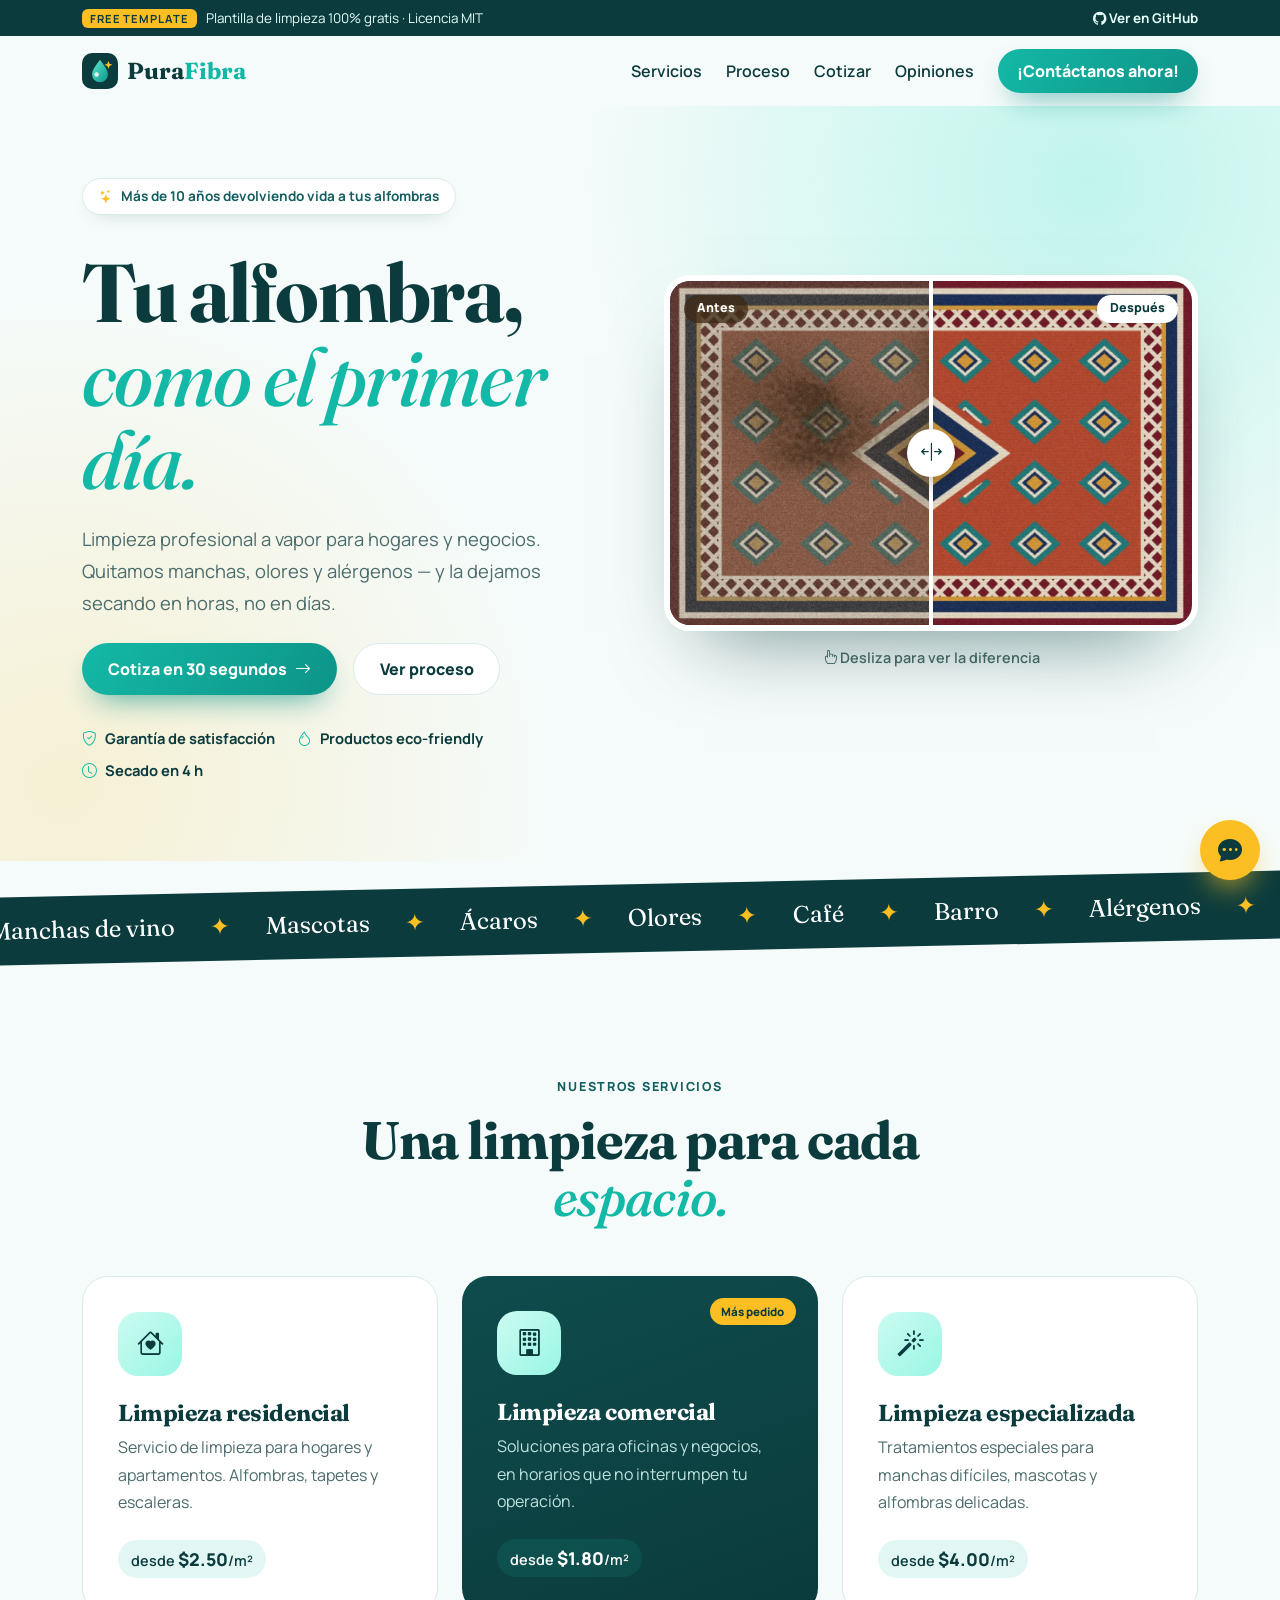
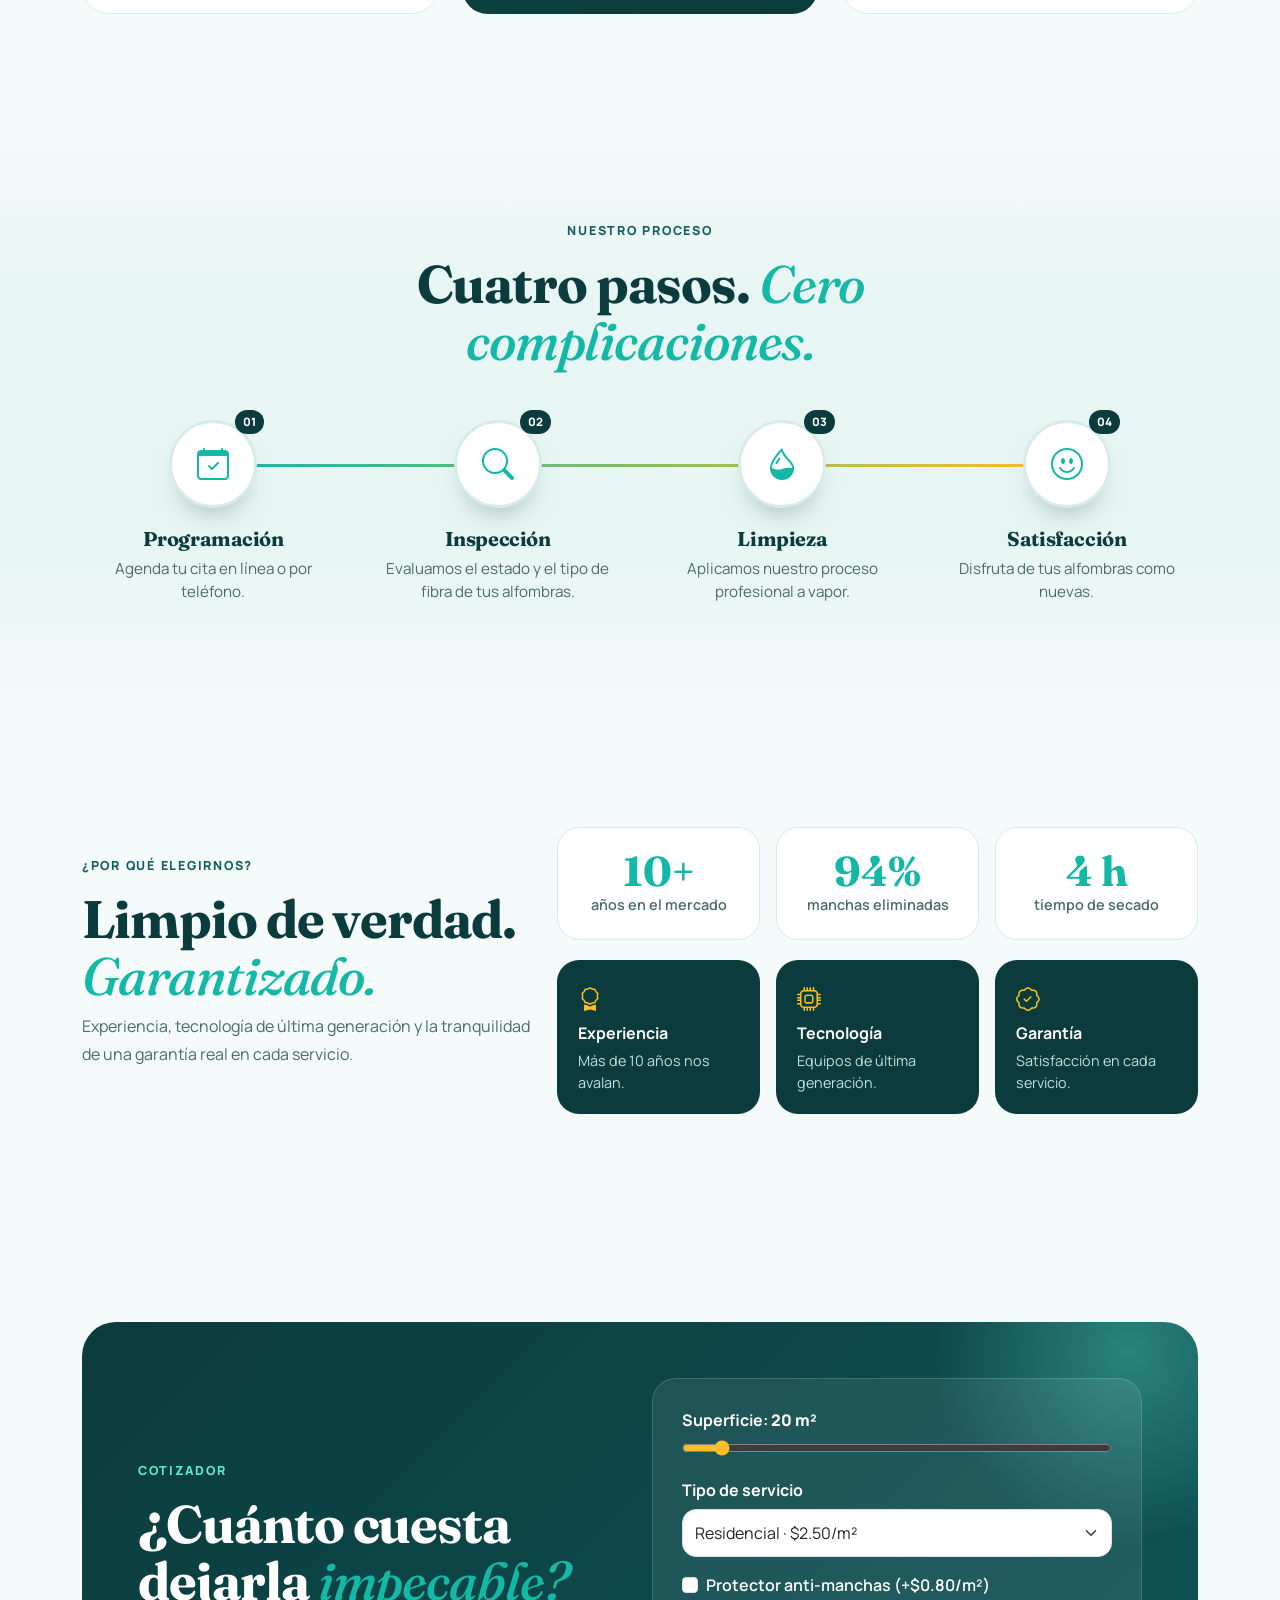
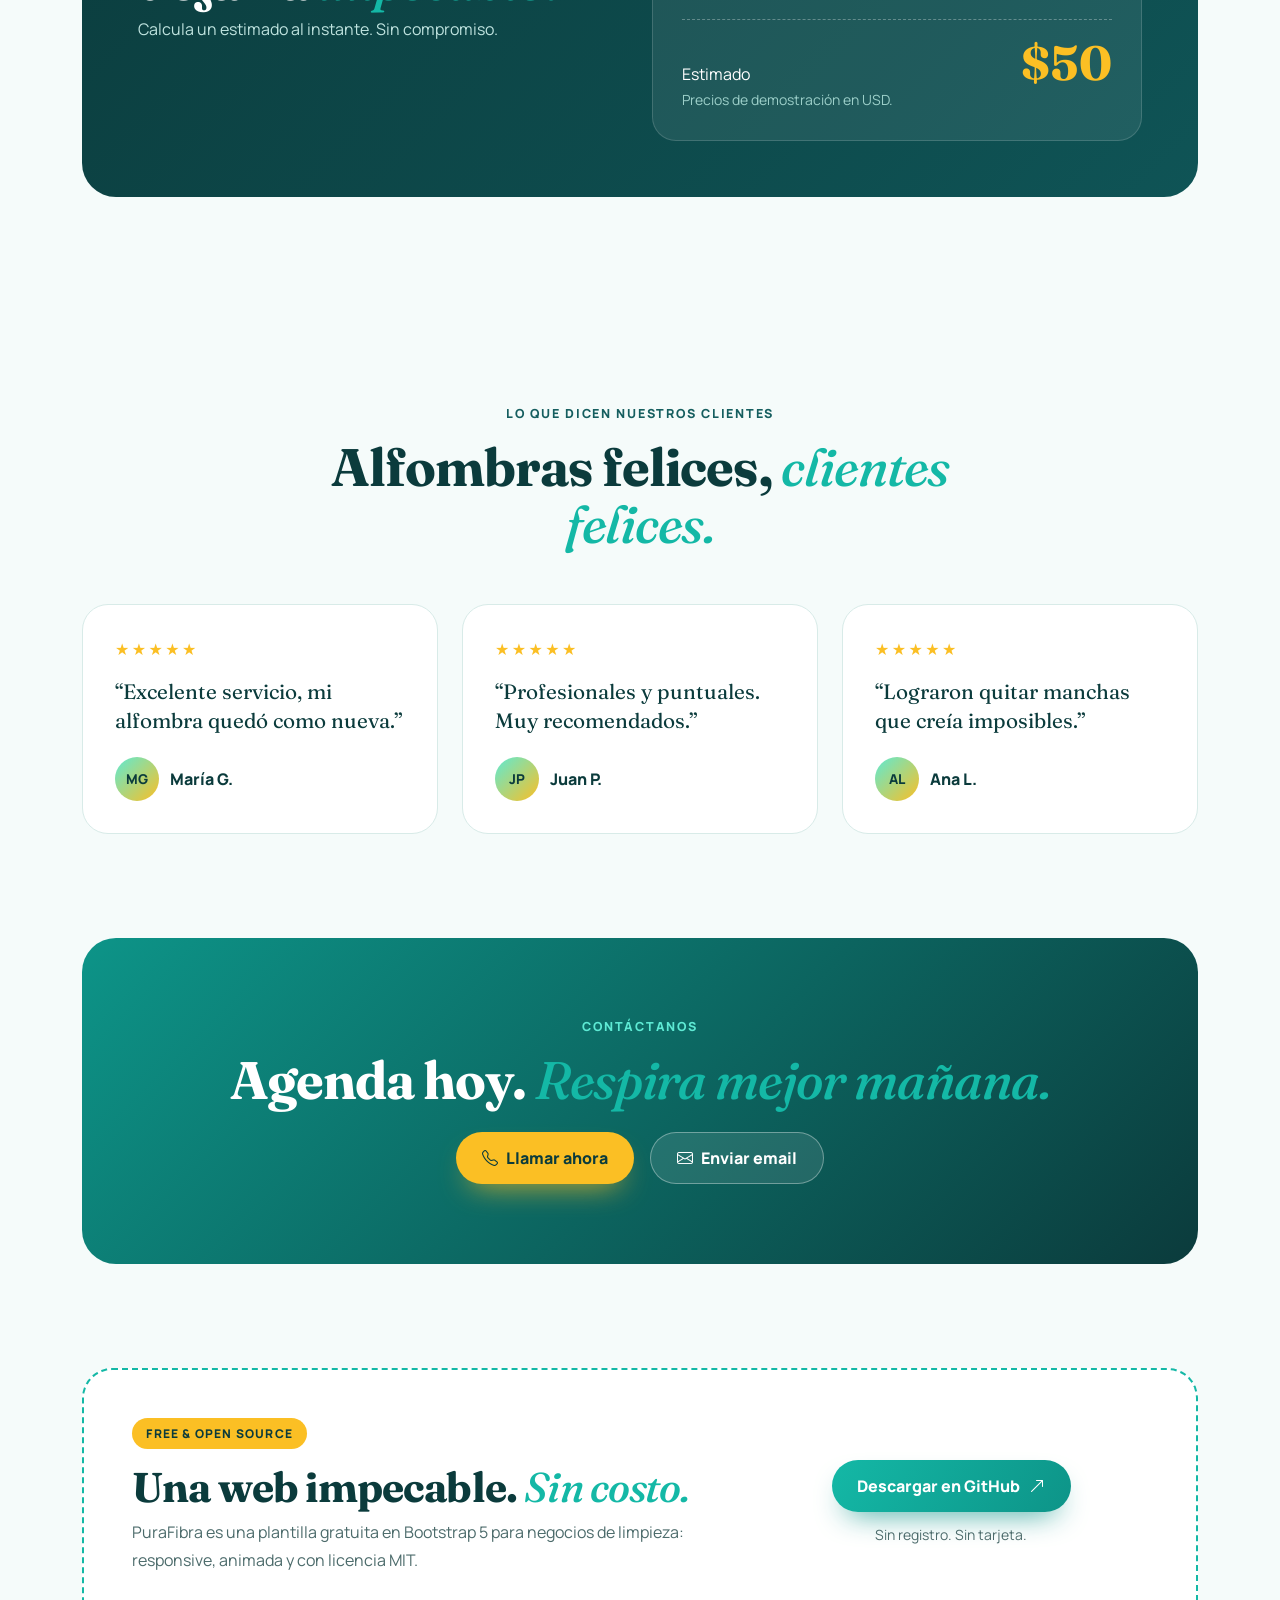
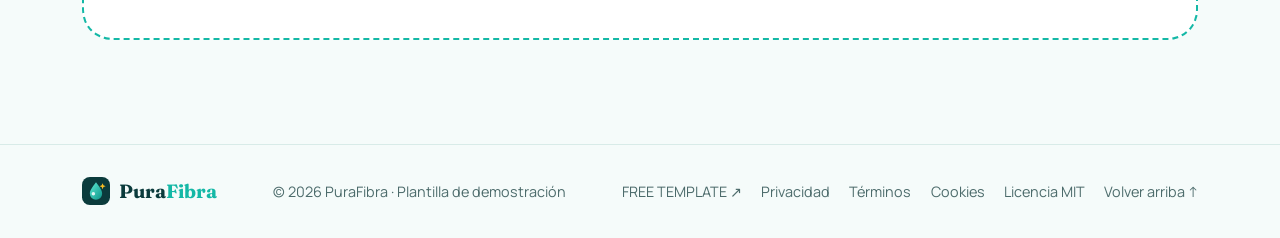
<file: index.html>
<!DOCTYPE html>
<html lang="es">
<head>
  <meta charset="UTF-8">
  <meta name="viewport" content="width=device-width, initial-scale=1.0">
  <title>PuraFibra — Limpieza de alfombras profesional · Free template</title>
  <meta name="description" content="Plantilla gratuita en Bootstrap 5 para servicios de limpieza de alfombras: antes/después, proceso, cotizador y contacto. Licencia MIT.">
  <meta name="theme-color" content="#0b3b3c">
  <meta property="og:title" content="PuraFibra — Free cleaning template">
  <meta property="og:description" content="Plantilla gratuita en Bootstrap 5 para limpieza de alfombras.">
  <meta property="og:image" content="assets/og-image.jpg">
  <link rel="icon" href="favicon.svg" type="image/svg+xml">
  <link rel="preconnect" href="https://fonts.googleapis.com">
  <link rel="preconnect" href="https://fonts.gstatic.com" crossorigin>
  <link href="https://fonts.googleapis.com/css2?family=Fraunces:opsz,wght@9..144,500;9..144,700&family=Manrope:wght@400;500;600;700;800&display=swap" rel="stylesheet">
  <link href="https://cdn.jsdelivr.net/npm/bootstrap@5.3.3/dist/css/bootstrap.min.css" rel="stylesheet">
  <link href="https://cdn.jsdelivr.net/npm/bootstrap-icons@1.11.3/font/bootstrap-icons.min.css" rel="stylesheet">
  <link href="styles.css" rel="stylesheet">
</head>
<body id="top">
  <a class="skip" href="#main">Saltar al contenido</a>

  <div class="free-bar">
    <div class="container">
      <span><b>FREE TEMPLATE</b> Plantilla de limpieza 100% gratis <span class="license">· Licencia MIT</span></span>
      <a href="https://github.com/EduGuate/CleaningTema" target="_blank" rel="noopener noreferrer"><i class="bi bi-github"></i> Ver en GitHub</a>
    </div>
  </div>

  <header class="site-nav">
    <nav class="navbar navbar-expand-lg" aria-label="Principal">
      <div class="container">
        <a class="brand" href="#top"><img src="favicon.svg" alt="" width="36" height="36"> <b>Pura<span>Fibra</span></b></a>
        <button class="navbar-toggler" type="button" data-bs-toggle="collapse" data-bs-target="#menu" aria-controls="menu" aria-expanded="false" aria-label="Abrir menú"><i class="bi bi-list"></i></button>
        <div class="collapse navbar-collapse" id="menu">
          <ul class="navbar-nav ms-auto align-items-lg-center gap-lg-2">
            <li class="nav-item"><a class="nav-link" href="#services">Servicios</a></li>
            <li class="nav-item"><a class="nav-link" href="#process">Proceso</a></li>
            <li class="nav-item"><a class="nav-link" href="#quote">Cotizar</a></li>
            <li class="nav-item"><a class="nav-link" href="#testimonials">Opiniones</a></li>
            <li class="nav-item ms-lg-2"><a class="btn-main btn-sm-main" href="#contact">¡Contáctanos ahora!</a></li>
          </ul>
        </div>
      </div>
    </nav>
  </header>

  <main id="main">
    <!-- HERO -->
    <section class="hero">
      <div class="bubbles" aria-hidden="true"></div>
      <div class="container">
        <div class="row align-items-center g-4 g-lg-5">
          <div class="col-lg-6 hero-copy">
            <p class="pill"><i class="bi bi-stars"></i> Más de 10 años devolviendo vida a tus alfombras</p>
            <h1>Tu alfombra,<br><em>como el primer día.</em></h1>
            <p class="lead-text">Limpieza profesional a vapor para hogares y negocios. Quitamos manchas, olores y alérgenos — y la dejamos secando en horas, no en días.</p>
            <div class="d-flex flex-wrap gap-3 mt-4">
              <a class="btn-main" href="#quote">Cotiza en 30 segundos <i class="bi bi-arrow-right"></i></a>
              <a class="btn-soft" href="#process">Ver proceso</a>
            </div>
            <ul class="hero-trust">
              <li><i class="bi bi-shield-check"></i> Garantía de satisfacción</li>
              <li><i class="bi bi-droplet"></i> Productos eco-friendly</li>
              <li><i class="bi bi-clock"></i> Secado en 4 h</li>
            </ul>
          </div>
          <div class="col-lg-6">
            <figure class="compare" id="compare" style="--pos:50%">
              <img src="assets/rug-clean.webp" alt="Alfombra con patrón geométrico después de la limpieza, colores vivos" width="1200" height="800">
              <div class="compare-dirty"><img src="assets/rug-dirty.webp" alt="La misma alfombra antes de la limpieza, apagada y con manchas" width="1200" height="800"></div>
              <span class="tag tag-before">Antes</span><span class="tag tag-after">Después</span>
              <div class="compare-handle" aria-hidden="true"><i class="bi bi-arrows-expand-vertical"></i></div>
              <label class="visually-hidden" for="compare-range">Comparar antes y después</label>
              <input id="compare-range" type="range" min="0" max="100" value="50">
            </figure>
            <p class="compare-hint"><i class="bi bi-hand-index"></i> Desliza para ver la diferencia</p>
          </div>
        </div>
      </div>
    </section>

    <div class="ticker-wrap"><div class="ticker" aria-hidden="true">
      <div class="ticker-track">
        <span>Manchas de vino</span><span>Mascotas</span><span>Ácaros</span><span>Olores</span><span>Café</span><span>Barro</span><span>Alérgenos</span>
        <span>Manchas de vino</span><span>Mascotas</span><span>Ácaros</span><span>Olores</span><span>Café</span><span>Barro</span><span>Alérgenos</span>
      </div>
    </div></div>

    <!-- SERVICES -->
    <section id="services" class="section">
      <div class="container">
        <div class="section-head reveal">
          <p class="eyebrow">Nuestros servicios</p>
          <h2>Una limpieza para cada <em>espacio.</em></h2>
        </div>
        <div class="row g-4">
          <div class="col-md-4 reveal"><article class="service tilt"><div class="service-icon"><i class="bi bi-house-heart"></i></div><h3>Limpieza residencial</h3><p>Servicio de limpieza para hogares y apartamentos. Alfombras, tapetes y escaleras.</p><span class="from">desde <b>$2.50</b>/m²</span></article></div>
          <div class="col-md-4 reveal"><article class="service featured tilt"><span class="badge-pop">Más pedido</span><div class="service-icon"><i class="bi bi-building"></i></div><h3>Limpieza comercial</h3><p>Soluciones para oficinas y negocios, en horarios que no interrumpen tu operación.</p><span class="from">desde <b>$1.80</b>/m²</span></article></div>
          <div class="col-md-4 reveal"><article class="service tilt"><div class="service-icon"><i class="bi bi-magic"></i></div><h3>Limpieza especializada</h3><p>Tratamientos especiales para manchas difíciles, mascotas y alfombras delicadas.</p><span class="from">desde <b>$4.00</b>/m²</span></article></div>
        </div>
      </div>
    </section>

    <!-- PROCESS -->
    <section id="process" class="section process">
      <div class="container">
        <div class="section-head reveal">
          <p class="eyebrow">Nuestro proceso</p>
          <h2>Cuatro pasos. <em>Cero complicaciones.</em></h2>
        </div>
        <ol class="steps reveal" id="steps">
          <li><span class="step-n">01</span><i class="bi bi-calendar-check"></i><h3>Programación</h3><p>Agenda tu cita en línea o por teléfono.</p></li>
          <li><span class="step-n">02</span><i class="bi bi-search"></i><h3>Inspección</h3><p>Evaluamos el estado y el tipo de fibra de tus alfombras.</p></li>
          <li><span class="step-n">03</span><i class="bi bi-droplet-half"></i><h3>Limpieza</h3><p>Aplicamos nuestro proceso profesional a vapor.</p></li>
          <li><span class="step-n">04</span><i class="bi bi-emoji-smile"></i><h3>Satisfacción</h3><p>Disfruta de tus alfombras como nuevas.</p></li>
        </ol>
      </div>
    </section>

    <!-- WHY -->
    <section class="section why">
      <div class="container">
        <div class="row g-4 align-items-center">
          <div class="col-lg-5 reveal">
            <p class="eyebrow">¿Por qué elegirnos?</p>
            <h2>Limpio de verdad. <em>Garantizado.</em></h2>
            <p class="muted">Experiencia, tecnología de última generación y la tranquilidad de una garantía real en cada servicio.</p>
          </div>
          <div class="col-lg-7">
            <div class="row g-3">
              <div class="col-sm-4 reveal"><div class="stat"><strong><span data-count="10">0</span>+</strong><span>años en el mercado</span></div></div>
              <div class="col-sm-4 reveal"><div class="stat"><strong><span data-count="98">0</span>%</strong><span>manchas eliminadas</span></div></div>
              <div class="col-sm-4 reveal"><div class="stat"><strong><span data-count="4">0</span> h</strong><span>tiempo de secado</span></div></div>
            </div>
            <div class="row g-3 mt-1">
              <div class="col-sm-4 reveal"><div class="why-card"><i class="bi bi-award"></i><b>Experiencia</b><span>Más de 10 años nos avalan.</span></div></div>
              <div class="col-sm-4 reveal"><div class="why-card"><i class="bi bi-cpu"></i><b>Tecnología</b><span>Equipos de última generación.</span></div></div>
              <div class="col-sm-4 reveal"><div class="why-card"><i class="bi bi-patch-check"></i><b>Garantía</b><span>Satisfacción en cada servicio.</span></div></div>
            </div>
          </div>
        </div>
      </div>
    </section>

    <!-- QUOTE -->
    <section id="quote" class="section">
      <div class="container">
        <div class="quote-card reveal">
          <div class="row g-4 align-items-center">
            <div class="col-lg-6">
              <p class="eyebrow light">Cotizador</p>
              <h2>¿Cuánto cuesta dejarla <em>impecable?</em></h2>
              <p>Calcula un estimado al instante. Sin compromiso.</p>
            </div>
            <div class="col-lg-6">
              <form id="quote-form" class="quote-form">
                <label for="area">Superficie: <b><span id="area-out">20</span> m²</b></label>
                <input type="range" id="area" min="5" max="200" step="5" value="20">
                <label for="type" class="mt-3">Tipo de servicio</label>
                <select id="type" class="form-select">
                  <option value="2.5">Residencial · $2.50/m²</option>
                  <option value="1.8">Comercial · $1.80/m²</option>
                  <option value="4">Especializada · $4.00/m²</option>
                </select>
                <div class="form-check mt-3">
                  <input class="form-check-input" type="checkbox" id="protect">
                  <label class="form-check-label" for="protect">Protector anti-manchas (+$0.80/m²)</label>
                </div>
                <div class="quote-total"><span>Estimado</span><strong>$<span id="total">50</span></strong></div>
                <small>Precios de demostración en USD.</small>
              </form>
            </div>
          </div>
        </div>
      </div>
    </section>

    <!-- TESTIMONIALS -->
    <section id="testimonials" class="section">
      <div class="container">
        <div class="section-head reveal">
          <p class="eyebrow">Lo que dicen nuestros clientes</p>
          <h2>Alfombras felices, <em>clientes felices.</em></h2>
        </div>
        <div class="row g-4">
          <div class="col-md-4 reveal"><figure class="review"><div class="stars">★★★★★</div><blockquote>“Excelente servicio, mi alfombra quedó como nueva.”</blockquote><figcaption><span class="avatar">MG</span>María G.</figcaption></figure></div>
          <div class="col-md-4 reveal"><figure class="review"><div class="stars">★★★★★</div><blockquote>“Profesionales y puntuales. Muy recomendados.”</blockquote><figcaption><span class="avatar">JP</span>Juan P.</figcaption></figure></div>
          <div class="col-md-4 reveal"><figure class="review"><div class="stars">★★★★★</div><blockquote>“Lograron quitar manchas que creía imposibles.”</blockquote><figcaption><span class="avatar">AL</span>Ana L.</figcaption></figure></div>
        </div>
      </div>
    </section>

    <!-- CONTACT -->
    <section id="contact" class="section pt-0">
      <div class="container">
        <div class="contact-card reveal">
          <div class="bubbles small" aria-hidden="true"></div>
          <p class="eyebrow light">Contáctanos</p>
          <h2>Agenda hoy. <em>Respira mejor mañana.</em></h2>
          <div class="d-flex flex-wrap justify-content-center gap-3 mt-4">
            <a href="tel:+1234567890" class="btn-main btn-sun"><i class="bi bi-telephone"></i> Llamar ahora</a>
            <a href="mailto:info@limpiezaalfombras.com" class="btn-soft light"><i class="bi bi-envelope"></i> Enviar email</a>
          </div>
        </div>
      </div>
    </section>

    <!-- FREE TEMPLATE -->
    <section id="template" class="section pt-0">
      <div class="container">
        <div class="opensource reveal">
          <div>
            <span class="free-pill">FREE &amp; OPEN SOURCE</span>
            <h2>Una web impecable. <em>Sin costo.</em></h2>
            <p class="muted">PuraFibra es una plantilla gratuita en Bootstrap 5 para negocios de limpieza: responsive, animada y con licencia MIT.</p>
          </div>
          <div class="os-actions">
            <a class="btn-main" href="https://github.com/EduGuate/CleaningTema" target="_blank" rel="noopener noreferrer">Descargar en GitHub <i class="bi bi-arrow-up-right"></i></a>
            <small class="muted">Sin registro. Sin tarjeta.</small>
          </div>
        </div>
      </div>
    </section>
  </main>

  <footer class="footer">
    <div class="container footer-inner">
      <a class="brand" href="#top"><img src="favicon.svg" alt="" width="28" height="28"> <b>Pura<span>Fibra</span></b></a>
      <span>© <span id="year"></span> PuraFibra · Plantilla de demostración</span>
      <span class="footer-links"><a href="#template">FREE TEMPLATE ↗</a><a href="privacidad.html">Privacidad</a><a href="terminos.html">Términos</a><a href="cookies.html">Cookies</a><a href="LICENSE">Licencia MIT</a><a href="#top">Volver arriba ↑</a></span>
    </div>
  </footer>

  <a class="fab" href="#contact" aria-label="Contáctanos ahora"><i class="bi bi-chat-dots-fill"></i></a>

  <script src="https://cdn.jsdelivr.net/npm/bootstrap@5.3.3/dist/js/bootstrap.bundle.min.js" defer></script>
  <script src="app.js" defer></script>
</body>
</html>
</file>
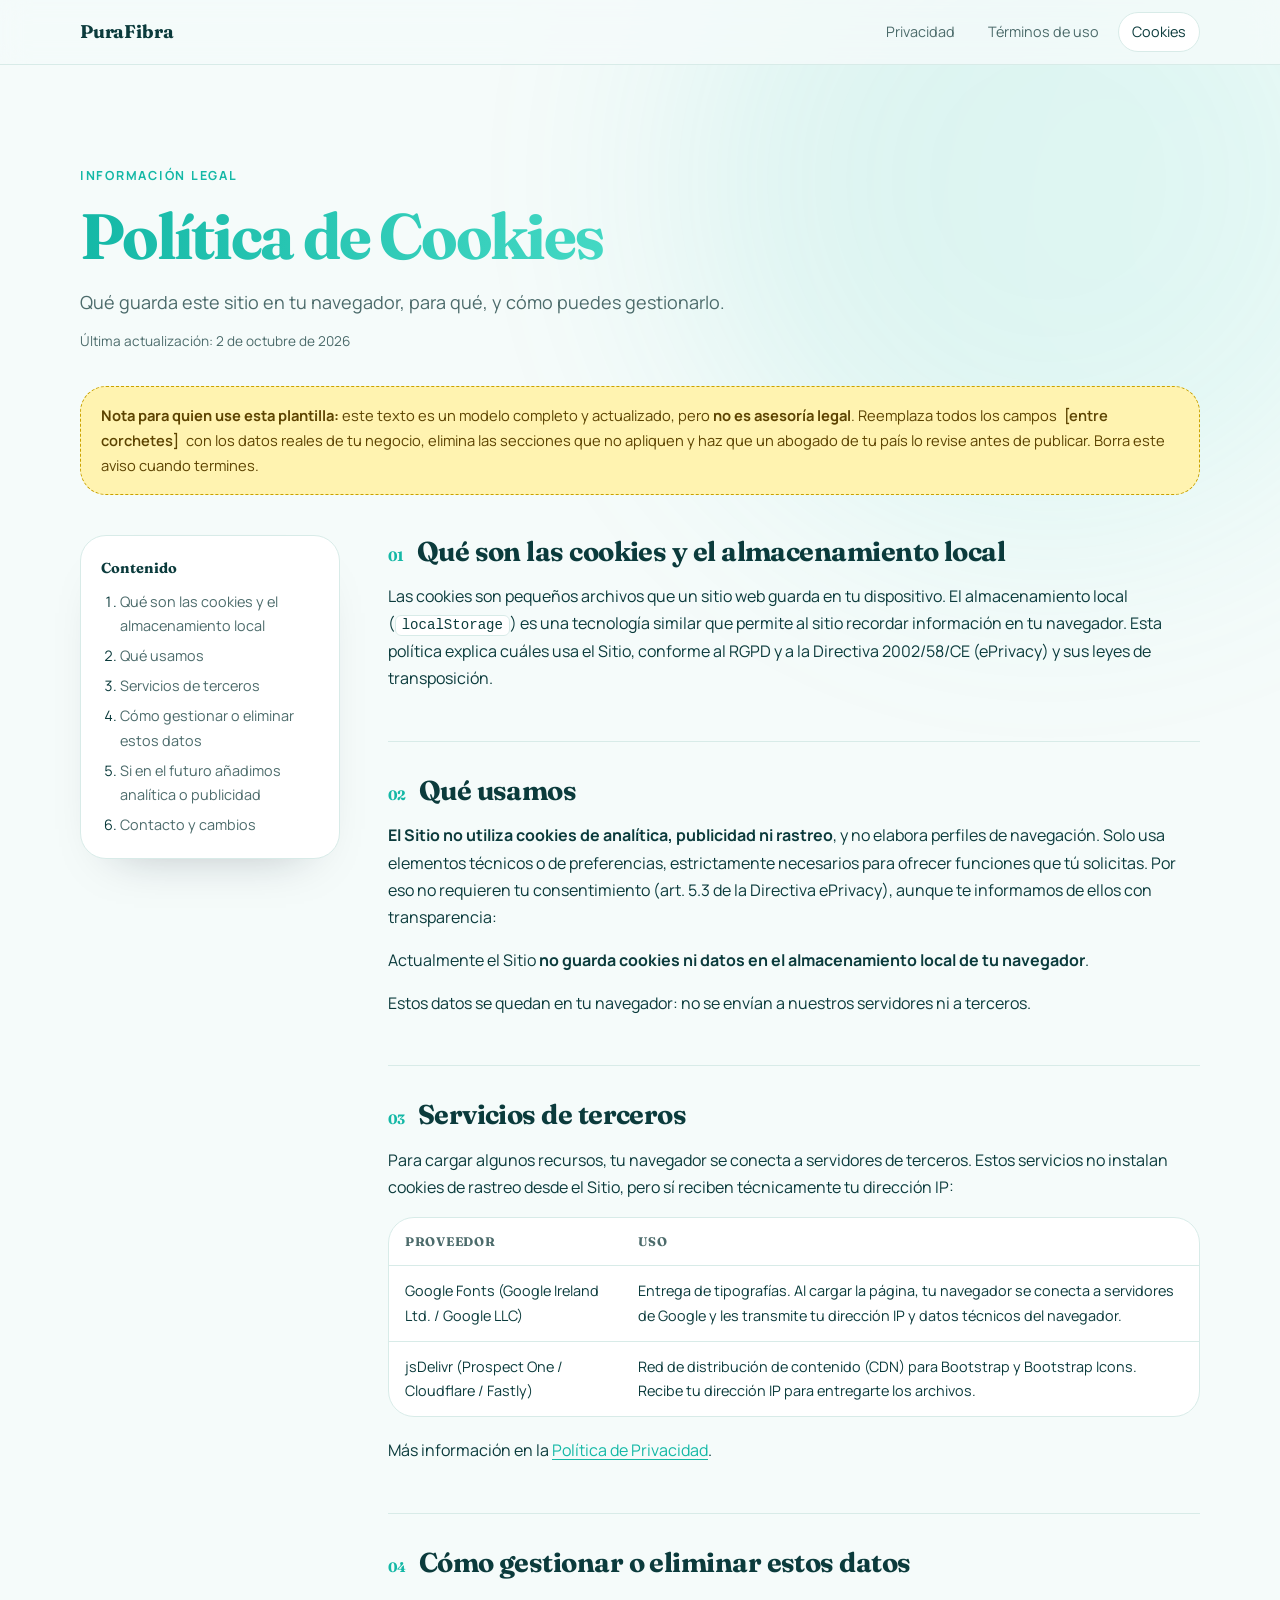
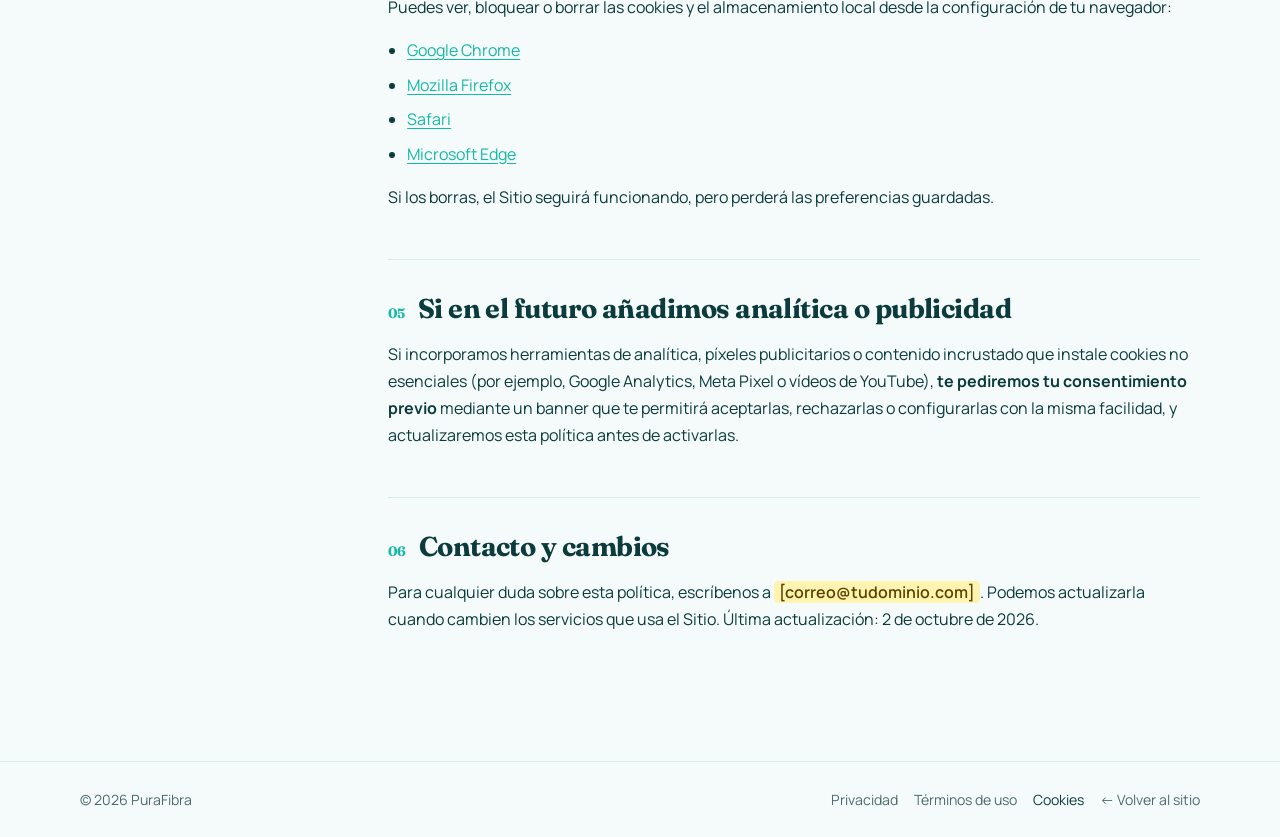
<file: cookies.html>
<!doctype html>
<html lang="es">
<head>
  <meta charset="utf-8">
  <meta name="viewport" content="width=device-width, initial-scale=1">
  <title>Política de Cookies · PuraFibra</title>
  <meta name="description" content="Qué guarda este sitio en tu navegador, para qué, y cómo puedes gestionarlo.">
  <meta name="robots" content="index, follow">
  <link rel="icon" href="favicon.svg" type="image/svg+xml">
  <link rel="preconnect" href="https://fonts.googleapis.com"><link rel="preconnect" href="https://fonts.gstatic.com" crossorigin>
  <link href="https://fonts.googleapis.com/css2?family=Fraunces:opsz,wght@9..144,500;9..144,700&family=Manrope:wght@400;500;600;700;800&display=swap" rel="stylesheet">
  <link href="legal.css" rel="stylesheet">
</head>
<body class="legal-page">
  <a class="skip" href="#main">Saltar al contenido</a>
  <header class="lg-top">
    <div class="lg-wrap lg-top-inner">
      <a class="lg-brand" href="index.html">PuraFibra</a>
      <nav class="lg-nav" aria-label="Páginas legales"><a href="privacidad.html">Privacidad</a><a href="terminos.html">Términos de uso</a><a href="cookies.html" aria-current="page">Cookies</a></nav>
    </div>
  </header>
  <main id="main" class="lg-wrap">
    <div class="lg-hero">
      <p class="lg-kicker">Información legal</p>
      <h1>Política de Cookies</h1>
      <p class="lg-lead">Qué guarda este sitio en tu navegador, para qué, y cómo puedes gestionarlo.</p>
      <p class="lg-date">Última actualización: 2 de octubre de 2026</p>
    </div>
    <aside class="lg-note" role="note"><strong>Nota para quien use esta plantilla:</strong> este texto es un modelo completo y actualizado, pero <strong>no es asesoría legal</strong>. Reemplaza todos los campos <mark class="ph">[entre corchetes]</mark> con los datos reales de tu negocio, elimina las secciones que no apliquen y haz que un abogado de tu país lo revise antes de publicar. Borra este aviso cuando termines.</aside>
    <div class="lg-grid">
      <nav class="lg-toc" aria-label="Contenido"><p>Contenido</p><ol><li><a href="#s1">Qué son las cookies y el almacenamiento local</a></li><li><a href="#s2">Qué usamos</a></li><li><a href="#s3">Servicios de terceros</a></li><li><a href="#s4">Cómo gestionar o eliminar estos datos</a></li><li><a href="#s5">Si en el futuro añadimos analítica o publicidad</a></li><li><a href="#s6">Contacto y cambios</a></li></ol></nav>
      <article class="lg-body">
<section id="s1"><h2><span class="num">01</span>Qué son las cookies y el almacenamiento local</h2>
<p>Las cookies son pequeños archivos que un sitio web guarda en tu dispositivo. El almacenamiento local (<code>localStorage</code>) es una tecnología similar que permite al sitio recordar información en tu navegador. Esta política explica cuáles usa el Sitio, conforme al RGPD y a la Directiva 2002/58/CE (ePrivacy) y sus leyes de transposición.</p>
</section>
<section id="s2"><h2><span class="num">02</span>Qué usamos</h2>
<p><strong>El Sitio no utiliza cookies de analítica, publicidad ni rastreo</strong>, y no elabora perfiles de navegación. Solo usa elementos técnicos o de preferencias, estrictamente necesarios para ofrecer funciones que tú solicitas. Por eso no requieren tu consentimiento (art. 5.3 de la Directiva ePrivacy), aunque te informamos de ellos con transparencia:</p>
<p>Actualmente el Sitio <strong>no guarda cookies ni datos en el almacenamiento local de tu navegador</strong>.</p>
<p>Estos datos se quedan en tu navegador: no se envían a nuestros servidores ni a terceros.</p>
</section>
<section id="s3"><h2><span class="num">03</span>Servicios de terceros</h2>
<p>Para cargar algunos recursos, tu navegador se conecta a servidores de terceros. Estos servicios no instalan cookies de rastreo desde el Sitio, pero sí reciben técnicamente tu dirección IP:</p>
<div class="tbl"><table><thead><tr><th scope="col">Proveedor</th><th scope="col">Uso</th></tr></thead><tbody><tr><td>Google Fonts (Google Ireland Ltd. / Google LLC)</td><td>Entrega de tipografías. Al cargar la página, tu navegador se conecta a servidores de Google y les transmite tu dirección IP y datos técnicos del navegador.</td></tr><tr><td>jsDelivr (Prospect One / Cloudflare / Fastly)</td><td>Red de distribución de contenido (CDN) para Bootstrap y Bootstrap Icons. Recibe tu dirección IP para entregarte los archivos.</td></tr></tbody></table></div>
<p>Más información en la <a href="privacidad.html">Política de Privacidad</a>.</p>
</section>
<section id="s4"><h2><span class="num">04</span>Cómo gestionar o eliminar estos datos</h2>
<p>Puedes ver, bloquear o borrar las cookies y el almacenamiento local desde la configuración de tu navegador:</p>
<ul><li><a href="https://support.google.com/chrome/answer/95647" target="_blank" rel="noopener noreferrer">Google Chrome</a></li><li><a href="https://support.mozilla.org/kb/clear-cookies-and-site-data-firefox" target="_blank" rel="noopener noreferrer">Mozilla Firefox</a></li><li><a href="https://support.apple.com/guide/safari/manage-cookies-sfri11471/mac" target="_blank" rel="noopener noreferrer">Safari</a></li><li><a href="https://support.microsoft.com/microsoft-edge/delete-cookies-in-microsoft-edge-63947406-40ac-c3b8-57b9-2a946a29ae09" target="_blank" rel="noopener noreferrer">Microsoft Edge</a></li></ul>
<p>Si los borras, el Sitio seguirá funcionando, pero perderá las preferencias guardadas.</p>
</section>
<section id="s5"><h2><span class="num">05</span>Si en el futuro añadimos analítica o publicidad</h2>
<p>Si incorporamos herramientas de analítica, píxeles publicitarios o contenido incrustado que instale cookies no esenciales (por ejemplo, Google Analytics, Meta Pixel o vídeos de YouTube), <strong>te pediremos tu consentimiento previo</strong> mediante un banner que te permitirá aceptarlas, rechazarlas o configurarlas con la misma facilidad, y actualizaremos esta política antes de activarlas.</p>
</section>
<section id="s6"><h2><span class="num">06</span>Contacto y cambios</h2>
<p>Para cualquier duda sobre esta política, escríbenos a <mark class="ph">[correo@tudominio.com]</mark>. Podemos actualizarla cuando cambien los servicios que usa el Sitio. Última actualización: 2 de octubre de 2026.</p>
</section>
      </article>
    </div>
  </main>
  <footer class="lg-foot">
    <div class="lg-wrap lg-foot-inner">
      <span>© 2026 PuraFibra</span>
      <span class="lg-foot-links"><a href="privacidad.html">Privacidad</a><a href="terminos.html">Términos de uso</a><a href="cookies.html" aria-current="page">Cookies</a><a href="index.html">← Volver al sitio</a></span>
    </div>
  </footer>
</body>
</html>
</file>
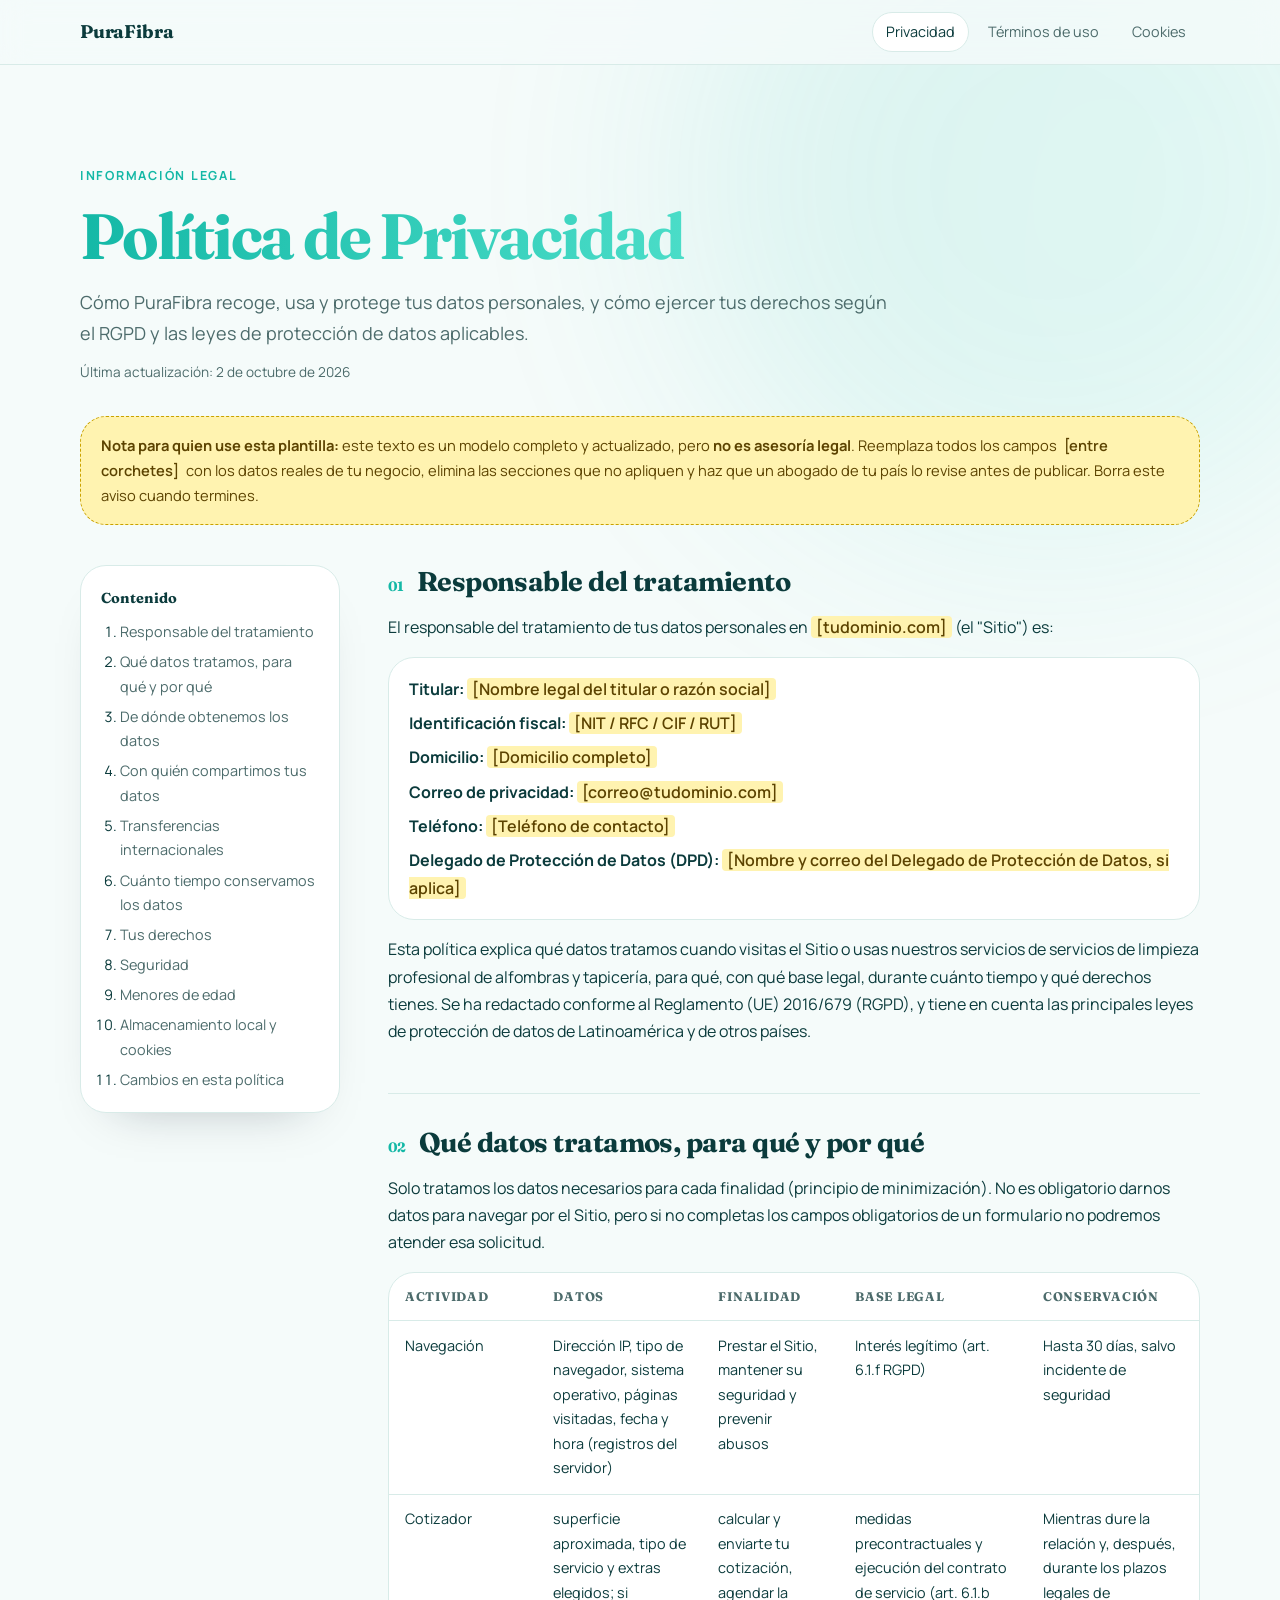
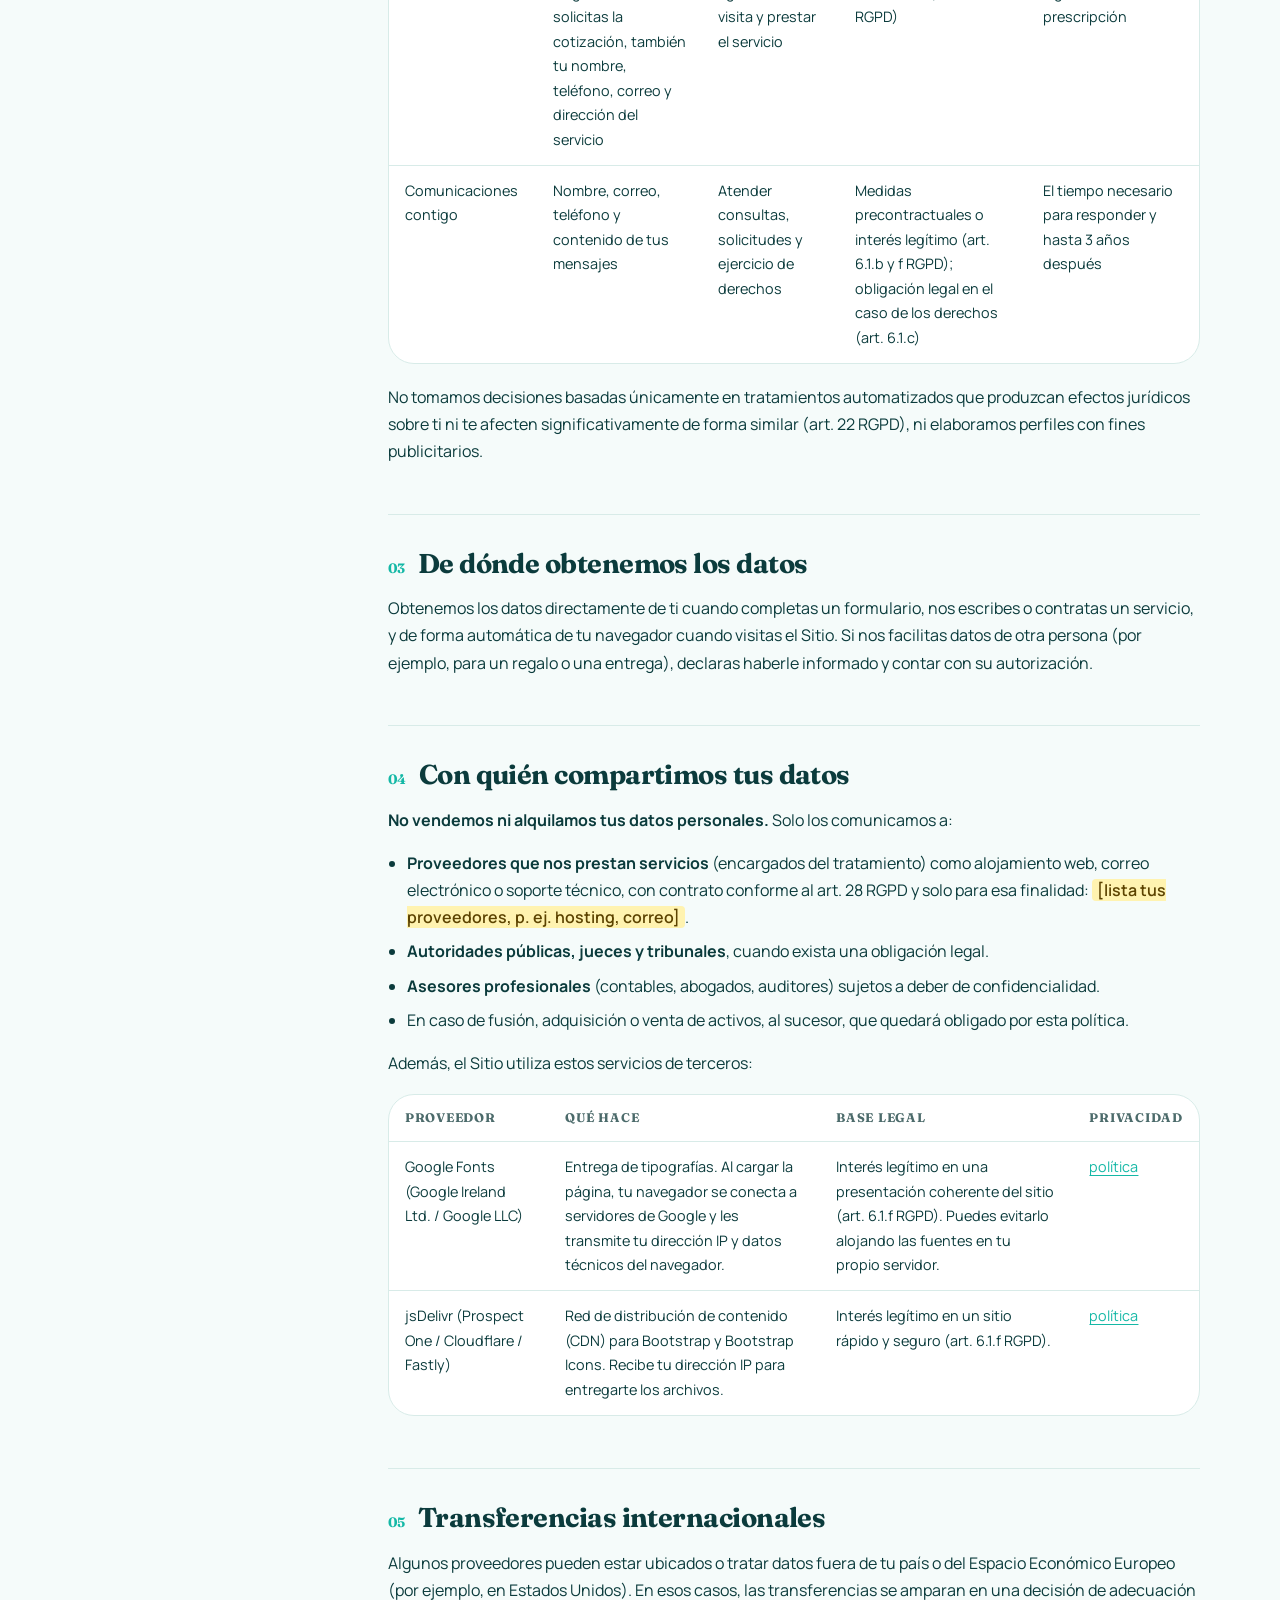
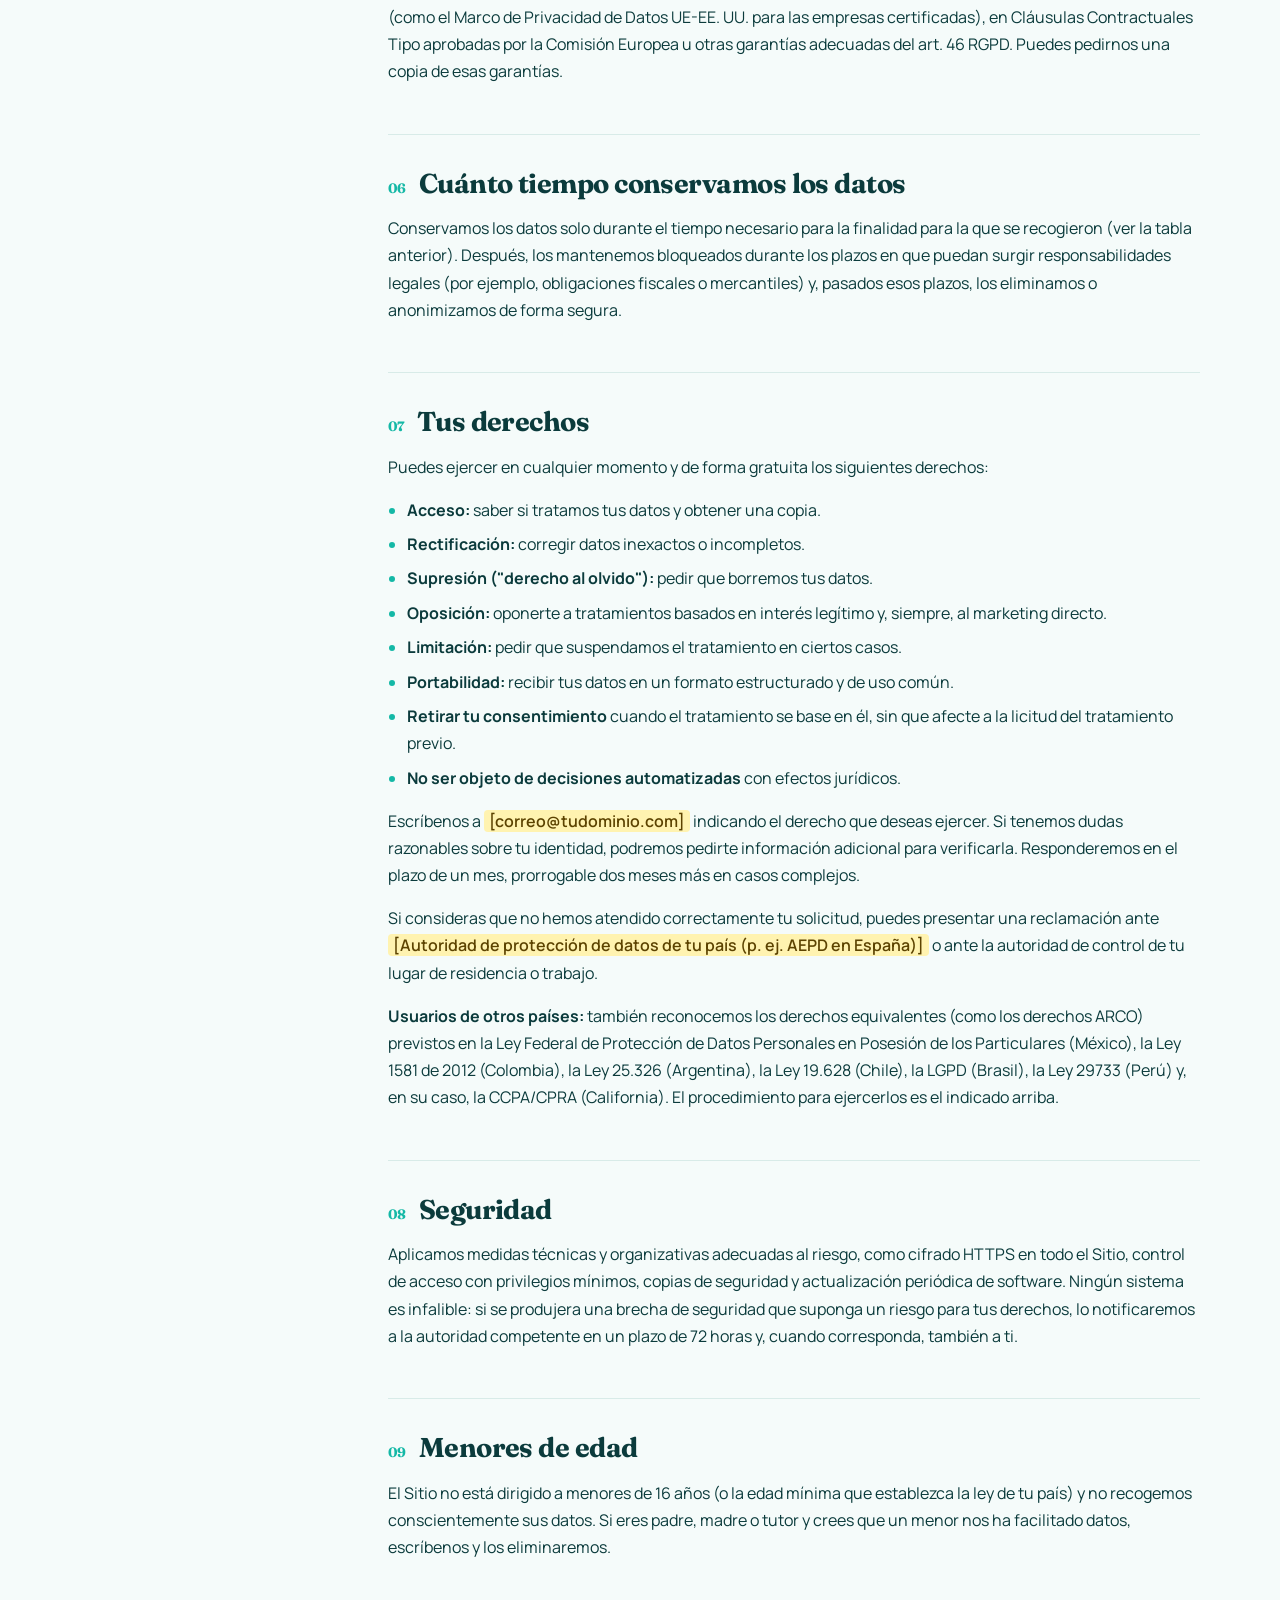
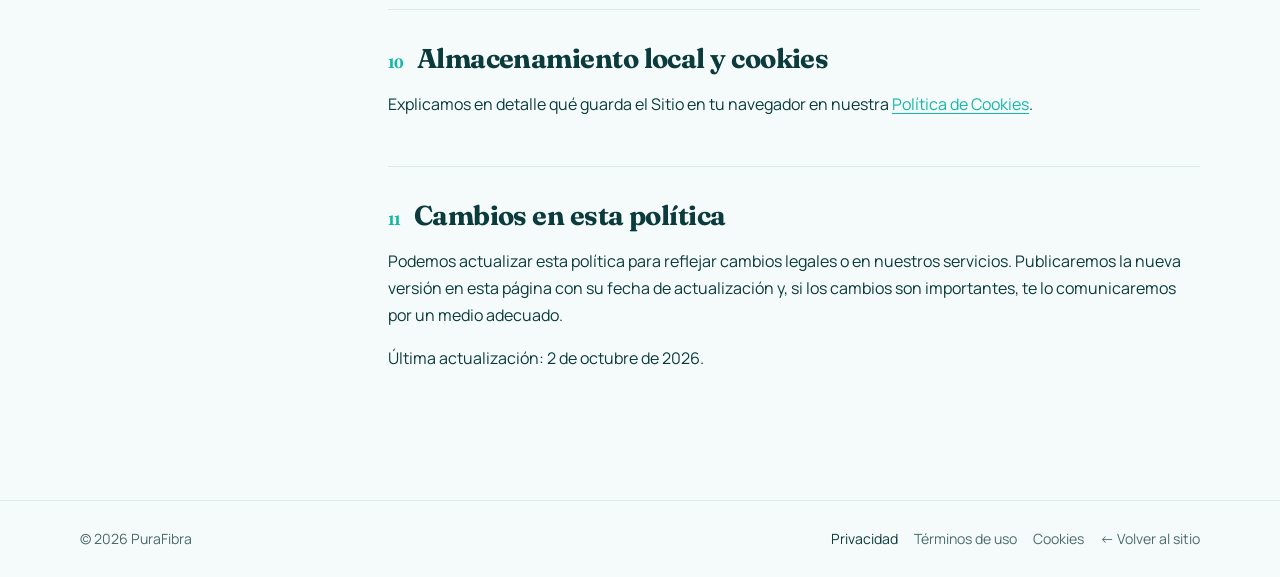
<file: privacidad.html>
<!doctype html>
<html lang="es">
<head>
  <meta charset="utf-8">
  <meta name="viewport" content="width=device-width, initial-scale=1">
  <title>Política de Privacidad · PuraFibra</title>
  <meta name="description" content="Cómo PuraFibra recoge, usa y protege tus datos personales, y cómo ejercer tus derechos según el RGPD y las leyes de protección de datos aplicables.">
  <meta name="robots" content="index, follow">
  <link rel="icon" href="favicon.svg" type="image/svg+xml">
  <link rel="preconnect" href="https://fonts.googleapis.com"><link rel="preconnect" href="https://fonts.gstatic.com" crossorigin>
  <link href="https://fonts.googleapis.com/css2?family=Fraunces:opsz,wght@9..144,500;9..144,700&family=Manrope:wght@400;500;600;700;800&display=swap" rel="stylesheet">
  <link href="legal.css" rel="stylesheet">
</head>
<body class="legal-page">
  <a class="skip" href="#main">Saltar al contenido</a>
  <header class="lg-top">
    <div class="lg-wrap lg-top-inner">
      <a class="lg-brand" href="index.html">PuraFibra</a>
      <nav class="lg-nav" aria-label="Páginas legales"><a href="privacidad.html" aria-current="page">Privacidad</a><a href="terminos.html">Términos de uso</a><a href="cookies.html">Cookies</a></nav>
    </div>
  </header>
  <main id="main" class="lg-wrap">
    <div class="lg-hero">
      <p class="lg-kicker">Información legal</p>
      <h1>Política de Privacidad</h1>
      <p class="lg-lead">Cómo PuraFibra recoge, usa y protege tus datos personales, y cómo ejercer tus derechos según el RGPD y las leyes de protección de datos aplicables.</p>
      <p class="lg-date">Última actualización: 2 de octubre de 2026</p>
    </div>
    <aside class="lg-note" role="note"><strong>Nota para quien use esta plantilla:</strong> este texto es un modelo completo y actualizado, pero <strong>no es asesoría legal</strong>. Reemplaza todos los campos <mark class="ph">[entre corchetes]</mark> con los datos reales de tu negocio, elimina las secciones que no apliquen y haz que un abogado de tu país lo revise antes de publicar. Borra este aviso cuando termines.</aside>
    <div class="lg-grid">
      <nav class="lg-toc" aria-label="Contenido"><p>Contenido</p><ol><li><a href="#s1">Responsable del tratamiento</a></li><li><a href="#s2">Qué datos tratamos, para qué y por qué</a></li><li><a href="#s3">De dónde obtenemos los datos</a></li><li><a href="#s4">Con quién compartimos tus datos</a></li><li><a href="#s5">Transferencias internacionales</a></li><li><a href="#s6">Cuánto tiempo conservamos los datos</a></li><li><a href="#s7">Tus derechos</a></li><li><a href="#s8">Seguridad</a></li><li><a href="#s9">Menores de edad</a></li><li><a href="#s10">Almacenamiento local y cookies</a></li><li><a href="#s11">Cambios en esta política</a></li></ol></nav>
      <article class="lg-body">
<section id="s1"><h2><span class="num">01</span>Responsable del tratamiento</h2>
<p>El responsable del tratamiento de tus datos personales en <mark class="ph">[tudominio.com]</mark> (el "Sitio") es:</p>
<ul class="facts"><li><b>Titular:</b> <mark class="ph">[Nombre legal del titular o razón social]</mark></li><li><b>Identificación fiscal:</b> <mark class="ph">[NIT / RFC / CIF / RUT]</mark></li><li><b>Domicilio:</b> <mark class="ph">[Domicilio completo]</mark></li><li><b>Correo de privacidad:</b> <mark class="ph">[correo@tudominio.com]</mark></li><li><b>Teléfono:</b> <mark class="ph">[Teléfono de contacto]</mark></li><li><b>Delegado de Protección de Datos (DPD):</b> <mark class="ph">[Nombre y correo del Delegado de Protección de Datos, si aplica]</mark></li></ul>
<p>Esta política explica qué datos tratamos cuando visitas el Sitio o usas nuestros servicios de servicios de limpieza profesional de alfombras y tapicería, para qué, con qué base legal, durante cuánto tiempo y qué derechos tienes. Se ha redactado conforme al Reglamento (UE) 2016/679 (RGPD), y tiene en cuenta las principales leyes de protección de datos de Latinoamérica y de otros países.</p>
</section>
<section id="s2"><h2><span class="num">02</span>Qué datos tratamos, para qué y por qué</h2>
<p>Solo tratamos los datos necesarios para cada finalidad (principio de minimización). No es obligatorio darnos datos para navegar por el Sitio, pero si no completas los campos obligatorios de un formulario no podremos atender esa solicitud.</p>
<div class="tbl"><table><thead><tr><th scope="col">Actividad</th><th scope="col">Datos</th><th scope="col">Finalidad</th><th scope="col">Base legal</th><th scope="col">Conservación</th></tr></thead><tbody><tr><td>Navegación</td><td>Dirección IP, tipo de navegador, sistema operativo, páginas visitadas, fecha y hora (registros del servidor)</td><td>Prestar el Sitio, mantener su seguridad y prevenir abusos</td><td>Interés legítimo (art. 6.1.f RGPD)</td><td>Hasta 30 días, salvo incidente de seguridad</td></tr><tr><td>Cotizador</td><td>superficie aproximada, tipo de servicio y extras elegidos; si solicitas la cotización, también tu nombre, teléfono, correo y dirección del servicio</td><td>calcular y enviarte tu cotización, agendar la visita y prestar el servicio</td><td>medidas precontractuales y ejecución del contrato de servicio (art. 6.1.b RGPD)</td><td>Mientras dure la relación y, después, durante los plazos legales de prescripción</td></tr><tr><td>Comunicaciones contigo</td><td>Nombre, correo, teléfono y contenido de tus mensajes</td><td>Atender consultas, solicitudes y ejercicio de derechos</td><td>Medidas precontractuales o interés legítimo (art. 6.1.b y f RGPD); obligación legal en el caso de los derechos (art. 6.1.c)</td><td>El tiempo necesario para responder y hasta 3 años después</td></tr></tbody></table></div>
<p>No tomamos decisiones basadas únicamente en tratamientos automatizados que produzcan efectos jurídicos sobre ti ni te afecten significativamente de forma similar (art. 22 RGPD), ni elaboramos perfiles con fines publicitarios.</p>
</section>
<section id="s3"><h2><span class="num">03</span>De dónde obtenemos los datos</h2>
<p>Obtenemos los datos directamente de ti cuando completas un formulario, nos escribes o contratas un servicio, y de forma automática de tu navegador cuando visitas el Sitio. Si nos facilitas datos de otra persona (por ejemplo, para un regalo o una entrega), declaras haberle informado y contar con su autorización.</p>
</section>
<section id="s4"><h2><span class="num">04</span>Con quién compartimos tus datos</h2>
<p><strong>No vendemos ni alquilamos tus datos personales.</strong> Solo los comunicamos a:</p>
<ul><li><b>Proveedores que nos prestan servicios</b> (encargados del tratamiento) como alojamiento web, correo electrónico o soporte técnico, con contrato conforme al art. 28 RGPD y solo para esa finalidad: <mark class="ph">[lista tus proveedores, p. ej. hosting, correo]</mark>.</li>
<li><b>Autoridades públicas, jueces y tribunales</b>, cuando exista una obligación legal.</li>
<li><b>Asesores profesionales</b> (contables, abogados, auditores) sujetos a deber de confidencialidad.</li>
<li>En caso de fusión, adquisición o venta de activos, al sucesor, que quedará obligado por esta política.</li></ul>
<p>Además, el Sitio utiliza estos servicios de terceros:</p>
<div class="tbl"><table><thead><tr><th scope="col">Proveedor</th><th scope="col">Qué hace</th><th scope="col">Base legal</th><th scope="col">Privacidad</th></tr></thead><tbody><tr><td>Google Fonts (Google Ireland Ltd. / Google LLC)</td><td>Entrega de tipografías. Al cargar la página, tu navegador se conecta a servidores de Google y les transmite tu dirección IP y datos técnicos del navegador.</td><td>Interés legítimo en una presentación coherente del sitio (art. 6.1.f RGPD). Puedes evitarlo alojando las fuentes en tu propio servidor.</td><td><a href="https://policies.google.com/privacy" target="_blank" rel="noopener noreferrer">política</a></td></tr><tr><td>jsDelivr (Prospect One / Cloudflare / Fastly)</td><td>Red de distribución de contenido (CDN) para Bootstrap y Bootstrap Icons. Recibe tu dirección IP para entregarte los archivos.</td><td>Interés legítimo en un sitio rápido y seguro (art. 6.1.f RGPD).</td><td><a href="https://www.jsdelivr.com/terms/privacy-policy-jsdelivr-net" target="_blank" rel="noopener noreferrer">política</a></td></tr></tbody></table></div>
</section>
<section id="s5"><h2><span class="num">05</span>Transferencias internacionales</h2>
<p>Algunos proveedores pueden estar ubicados o tratar datos fuera de tu país o del Espacio Económico Europeo (por ejemplo, en Estados Unidos). En esos casos, las transferencias se amparan en una decisión de adecuación (como el Marco de Privacidad de Datos UE-EE. UU. para las empresas certificadas), en Cláusulas Contractuales Tipo aprobadas por la Comisión Europea u otras garantías adecuadas del art. 46 RGPD. Puedes pedirnos una copia de esas garantías.</p>
</section>
<section id="s6"><h2><span class="num">06</span>Cuánto tiempo conservamos los datos</h2>
<p>Conservamos los datos solo durante el tiempo necesario para la finalidad para la que se recogieron (ver la tabla anterior). Después, los mantenemos bloqueados durante los plazos en que puedan surgir responsabilidades legales (por ejemplo, obligaciones fiscales o mercantiles) y, pasados esos plazos, los eliminamos o anonimizamos de forma segura.</p>
</section>
<section id="s7"><h2><span class="num">07</span>Tus derechos</h2>
<p>Puedes ejercer en cualquier momento y de forma gratuita los siguientes derechos:</p>
<ul class="rights"><li><b>Acceso:</b> saber si tratamos tus datos y obtener una copia.</li><li><b>Rectificación:</b> corregir datos inexactos o incompletos.</li><li><b>Supresión ("derecho al olvido"):</b> pedir que borremos tus datos.</li><li><b>Oposición:</b> oponerte a tratamientos basados en interés legítimo y, siempre, al marketing directo.</li><li><b>Limitación:</b> pedir que suspendamos el tratamiento en ciertos casos.</li><li><b>Portabilidad:</b> recibir tus datos en un formato estructurado y de uso común.</li><li><b>Retirar tu consentimiento</b> cuando el tratamiento se base en él, sin que afecte a la licitud del tratamiento previo.</li><li><b>No ser objeto de decisiones automatizadas</b> con efectos jurídicos.</li></ul>
<p>Escríbenos a <mark class="ph">[correo@tudominio.com]</mark> indicando el derecho que deseas ejercer. Si tenemos dudas razonables sobre tu identidad, podremos pedirte información adicional para verificarla. Responderemos en el plazo de un mes, prorrogable dos meses más en casos complejos.</p>
<p>Si consideras que no hemos atendido correctamente tu solicitud, puedes presentar una reclamación ante <mark class="ph">[Autoridad de protección de datos de tu país (p. ej. AEPD en España)]</mark> o ante la autoridad de control de tu lugar de residencia o trabajo.</p>
<p><b>Usuarios de otros países:</b> también reconocemos los derechos equivalentes (como los derechos ARCO) previstos en la Ley Federal de Protección de Datos Personales en Posesión de los Particulares (México), la Ley 1581 de 2012 (Colombia), la Ley 25.326 (Argentina), la Ley 19.628 (Chile), la LGPD (Brasil), la Ley 29733 (Perú) y, en su caso, la CCPA/CPRA (California). El procedimiento para ejercerlos es el indicado arriba.</p>
</section>
<section id="s8"><h2><span class="num">08</span>Seguridad</h2>
<p>Aplicamos medidas técnicas y organizativas adecuadas al riesgo, como cifrado HTTPS en todo el Sitio, control de acceso con privilegios mínimos, copias de seguridad y actualización periódica de software. Ningún sistema es infalible: si se produjera una brecha de seguridad que suponga un riesgo para tus derechos, lo notificaremos a la autoridad competente en un plazo de 72 horas y, cuando corresponda, también a ti.</p>
</section>
<section id="s9"><h2><span class="num">09</span>Menores de edad</h2>
<p>El Sitio no está dirigido a menores de 16 años (o la edad mínima que establezca la ley de tu país) y no recogemos conscientemente sus datos. Si eres padre, madre o tutor y crees que un menor nos ha facilitado datos, escríbenos y los eliminaremos.</p>
</section>
<section id="s10"><h2><span class="num">10</span>Almacenamiento local y cookies</h2>
<p>Explicamos en detalle qué guarda el Sitio en tu navegador en nuestra <a href="cookies.html">Política de Cookies</a>.</p>
</section>
<section id="s11"><h2><span class="num">11</span>Cambios en esta política</h2>
<p>Podemos actualizar esta política para reflejar cambios legales o en nuestros servicios. Publicaremos la nueva versión en esta página con su fecha de actualización y, si los cambios son importantes, te lo comunicaremos por un medio adecuado.</p>
<p>Última actualización: 2 de octubre de 2026.</p>
</section>
      </article>
    </div>
  </main>
  <footer class="lg-foot">
    <div class="lg-wrap lg-foot-inner">
      <span>© 2026 PuraFibra</span>
      <span class="lg-foot-links"><a href="privacidad.html" aria-current="page">Privacidad</a><a href="terminos.html">Términos de uso</a><a href="cookies.html">Cookies</a><a href="index.html">← Volver al sitio</a></span>
    </div>
  </footer>
</body>
</html>
</file>
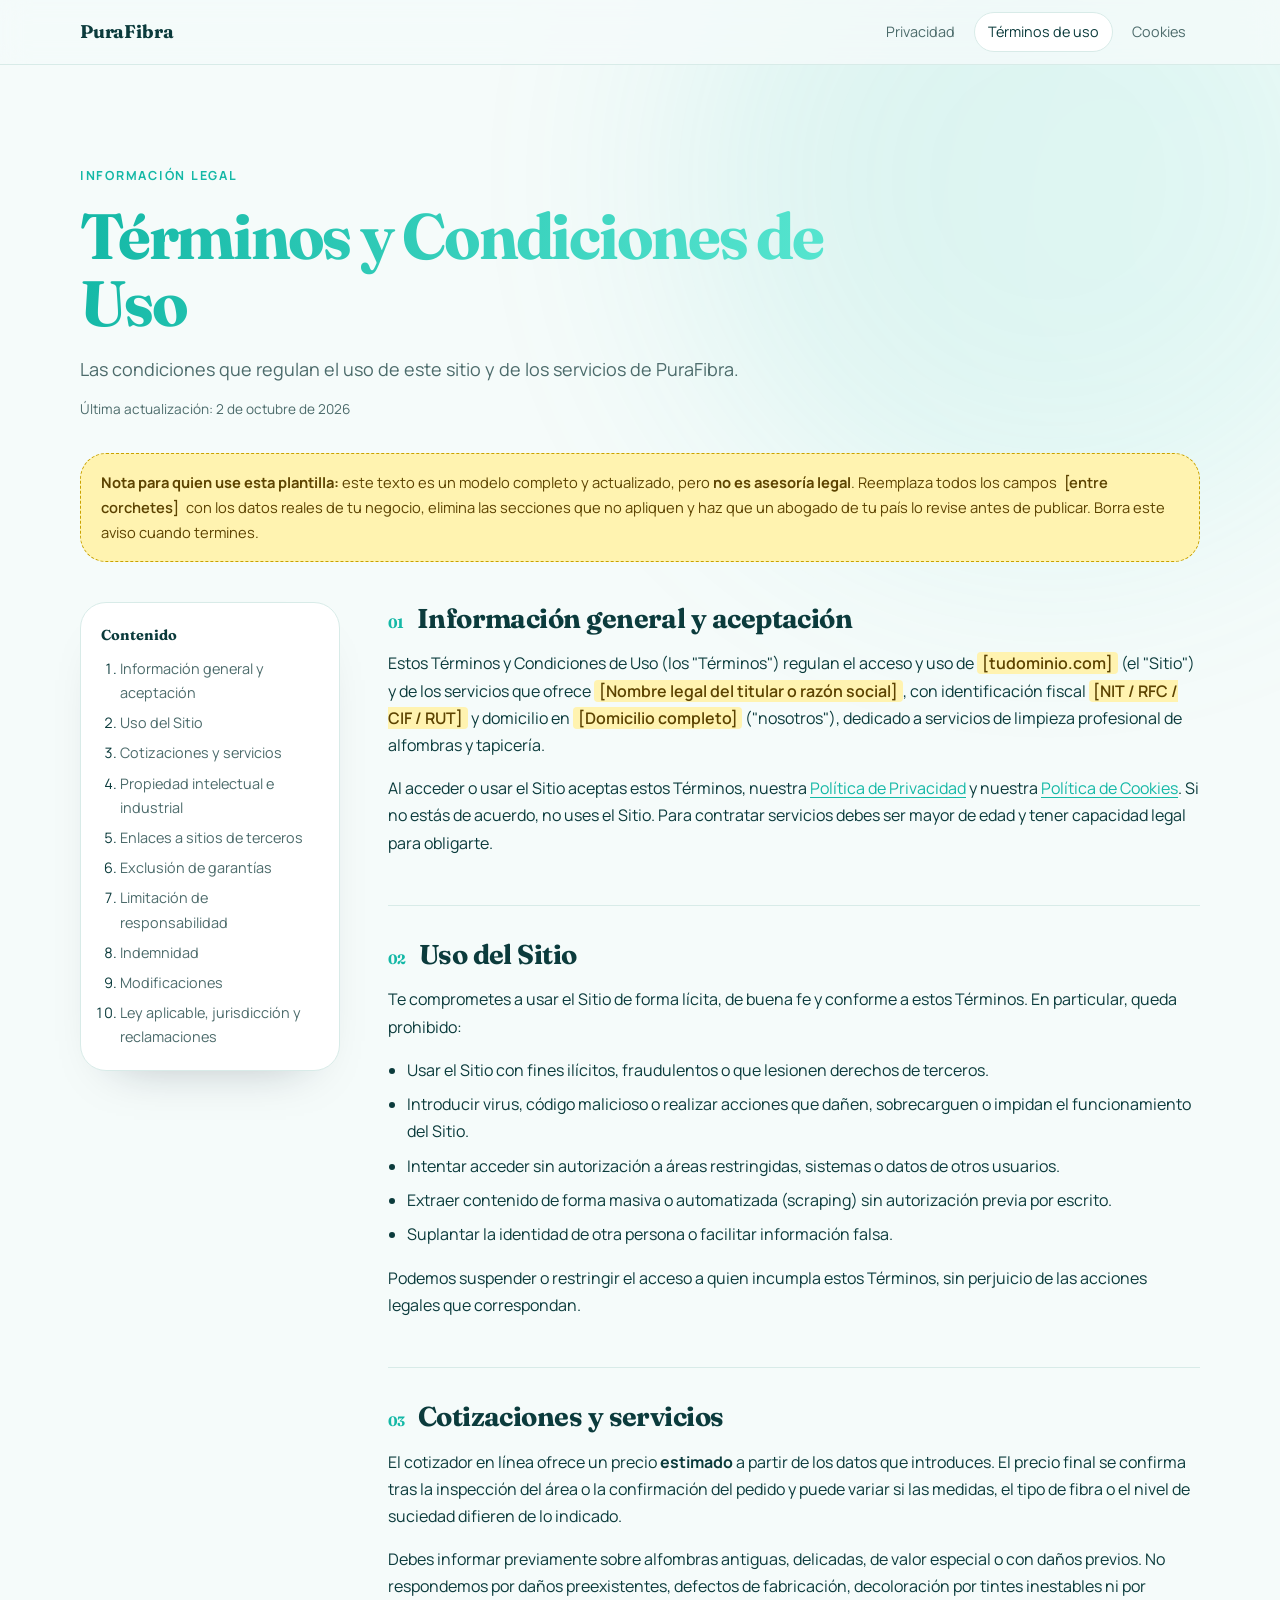
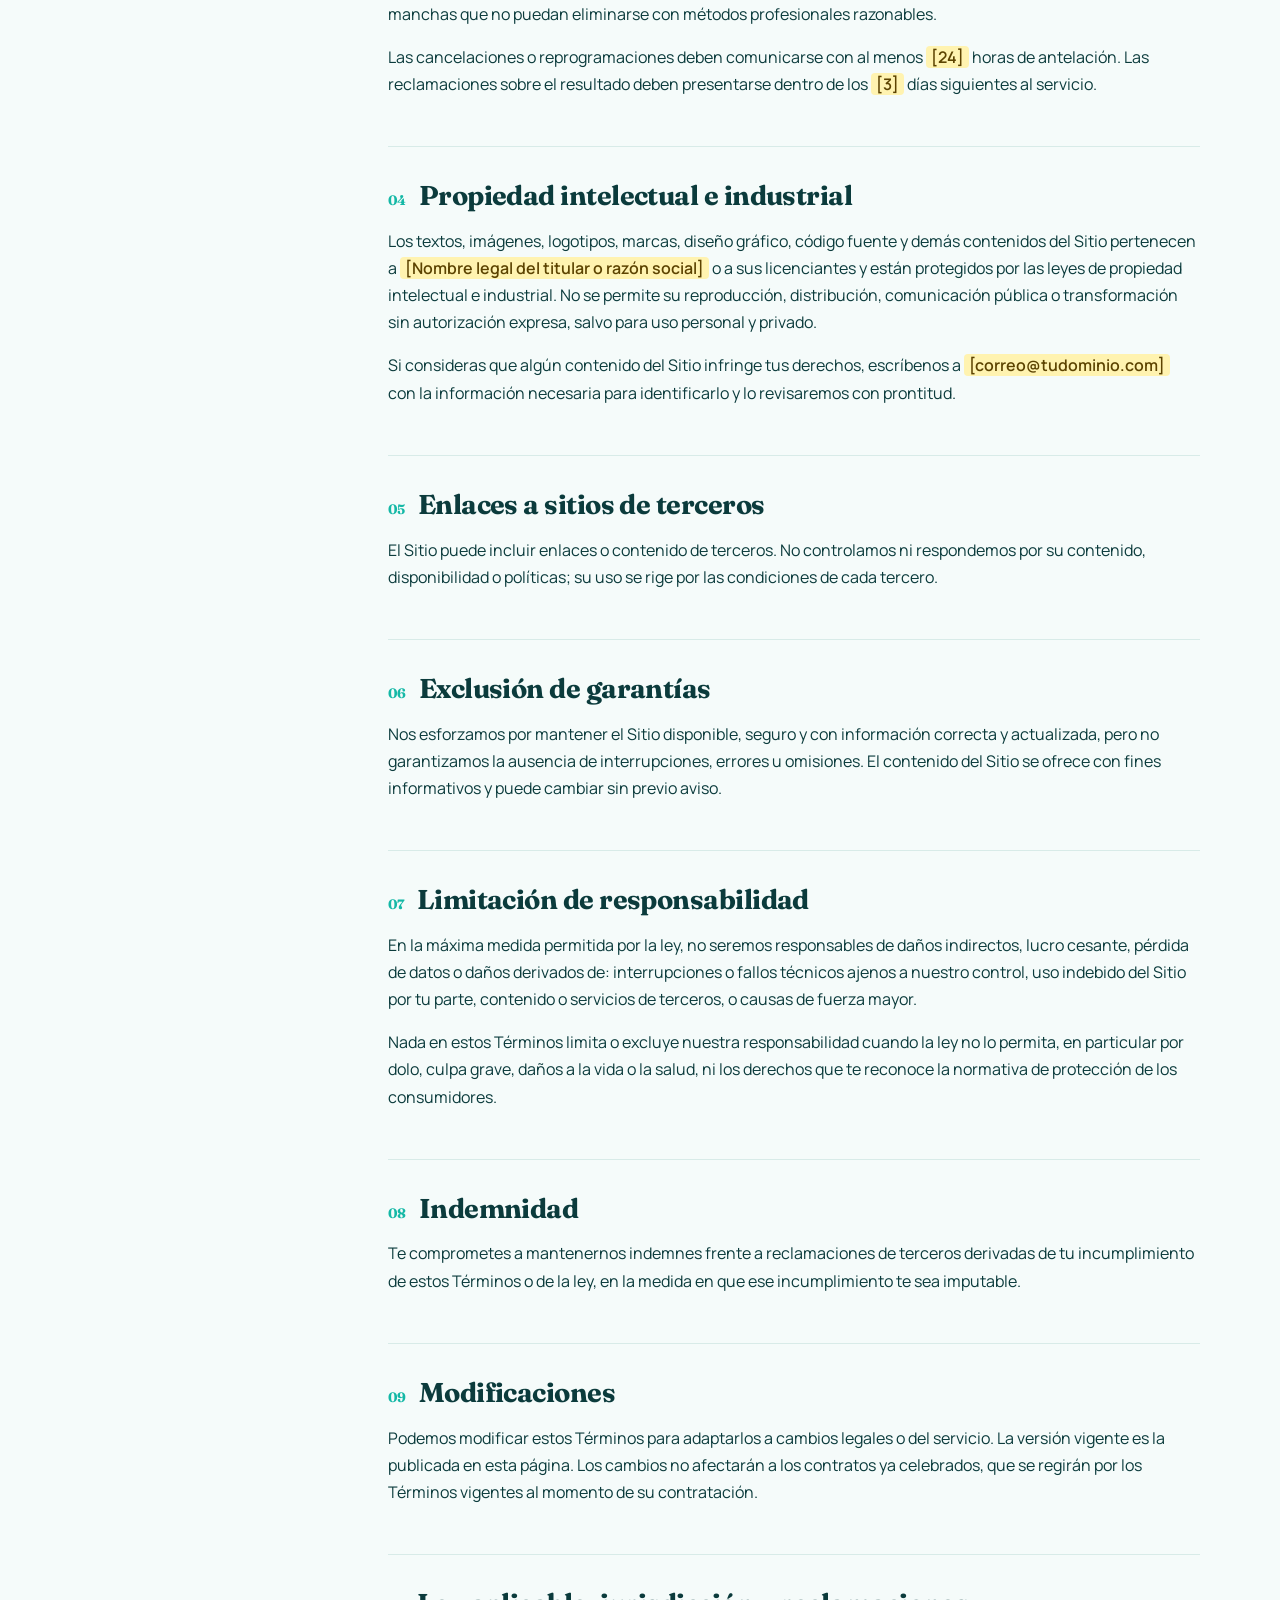
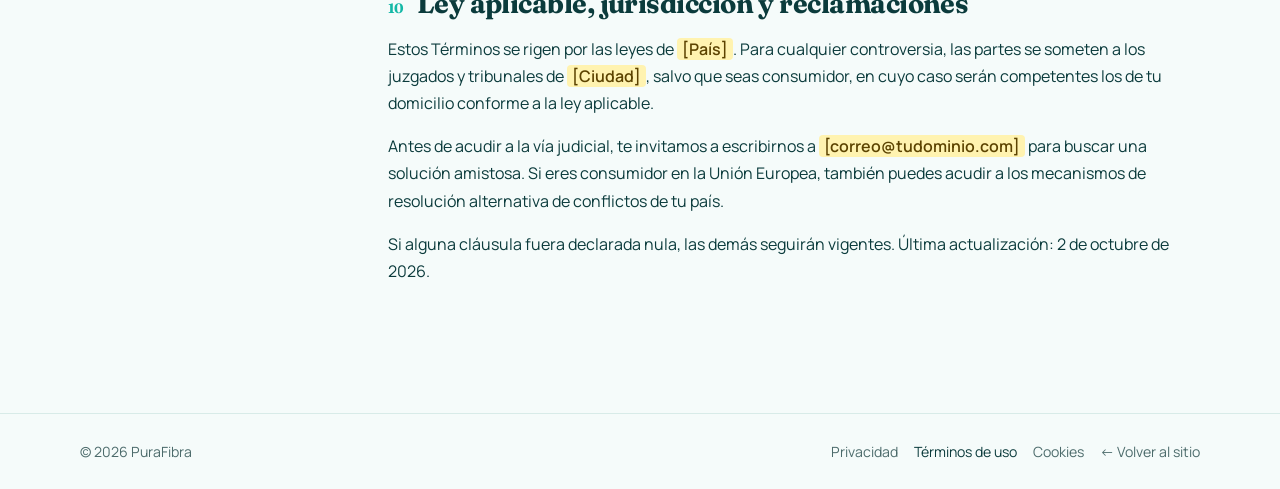
<file: terminos.html>
<!doctype html>
<html lang="es">
<head>
  <meta charset="utf-8">
  <meta name="viewport" content="width=device-width, initial-scale=1">
  <title>Términos y Condiciones de Uso · PuraFibra</title>
  <meta name="description" content="Las condiciones que regulan el uso de este sitio y de los servicios de PuraFibra.">
  <meta name="robots" content="index, follow">
  <link rel="icon" href="favicon.svg" type="image/svg+xml">
  <link rel="preconnect" href="https://fonts.googleapis.com"><link rel="preconnect" href="https://fonts.gstatic.com" crossorigin>
  <link href="https://fonts.googleapis.com/css2?family=Fraunces:opsz,wght@9..144,500;9..144,700&family=Manrope:wght@400;500;600;700;800&display=swap" rel="stylesheet">
  <link href="legal.css" rel="stylesheet">
</head>
<body class="legal-page">
  <a class="skip" href="#main">Saltar al contenido</a>
  <header class="lg-top">
    <div class="lg-wrap lg-top-inner">
      <a class="lg-brand" href="index.html">PuraFibra</a>
      <nav class="lg-nav" aria-label="Páginas legales"><a href="privacidad.html">Privacidad</a><a href="terminos.html" aria-current="page">Términos de uso</a><a href="cookies.html">Cookies</a></nav>
    </div>
  </header>
  <main id="main" class="lg-wrap">
    <div class="lg-hero">
      <p class="lg-kicker">Información legal</p>
      <h1>Términos y Condiciones de Uso</h1>
      <p class="lg-lead">Las condiciones que regulan el uso de este sitio y de los servicios de PuraFibra.</p>
      <p class="lg-date">Última actualización: 2 de octubre de 2026</p>
    </div>
    <aside class="lg-note" role="note"><strong>Nota para quien use esta plantilla:</strong> este texto es un modelo completo y actualizado, pero <strong>no es asesoría legal</strong>. Reemplaza todos los campos <mark class="ph">[entre corchetes]</mark> con los datos reales de tu negocio, elimina las secciones que no apliquen y haz que un abogado de tu país lo revise antes de publicar. Borra este aviso cuando termines.</aside>
    <div class="lg-grid">
      <nav class="lg-toc" aria-label="Contenido"><p>Contenido</p><ol><li><a href="#s1">Información general y aceptación</a></li><li><a href="#s2">Uso del Sitio</a></li><li><a href="#s3">Cotizaciones y servicios</a></li><li><a href="#s4">Propiedad intelectual e industrial</a></li><li><a href="#s5">Enlaces a sitios de terceros</a></li><li><a href="#s6">Exclusión de garantías</a></li><li><a href="#s7">Limitación de responsabilidad</a></li><li><a href="#s8">Indemnidad</a></li><li><a href="#s9">Modificaciones</a></li><li><a href="#s10">Ley aplicable, jurisdicción y reclamaciones</a></li></ol></nav>
      <article class="lg-body">
<section id="s1"><h2><span class="num">01</span>Información general y aceptación</h2>
<p>Estos Términos y Condiciones de Uso (los "Términos") regulan el acceso y uso de <mark class="ph">[tudominio.com]</mark> (el "Sitio") y de los servicios que ofrece <mark class="ph">[Nombre legal del titular o razón social]</mark>, con identificación fiscal <mark class="ph">[NIT / RFC / CIF / RUT]</mark> y domicilio en <mark class="ph">[Domicilio completo]</mark> ("nosotros"), dedicado a servicios de limpieza profesional de alfombras y tapicería.</p>
<p>Al acceder o usar el Sitio aceptas estos Términos, nuestra <a href="privacidad.html">Política de Privacidad</a> y nuestra <a href="cookies.html">Política de Cookies</a>. Si no estás de acuerdo, no uses el Sitio. Para contratar servicios debes ser mayor de edad y tener capacidad legal para obligarte.</p>
</section>
<section id="s2"><h2><span class="num">02</span>Uso del Sitio</h2>
<p>Te comprometes a usar el Sitio de forma lícita, de buena fe y conforme a estos Términos. En particular, queda prohibido:</p>
<ul><li>Usar el Sitio con fines ilícitos, fraudulentos o que lesionen derechos de terceros.</li><li>Introducir virus, código malicioso o realizar acciones que dañen, sobrecarguen o impidan el funcionamiento del Sitio.</li><li>Intentar acceder sin autorización a áreas restringidas, sistemas o datos de otros usuarios.</li><li>Extraer contenido de forma masiva o automatizada (scraping) sin autorización previa por escrito.</li><li>Suplantar la identidad de otra persona o facilitar información falsa.</li></ul>
<p>Podemos suspender o restringir el acceso a quien incumpla estos Términos, sin perjuicio de las acciones legales que correspondan.</p>
</section>
<section id="s3"><h2><span class="num">03</span>Cotizaciones y servicios</h2>
<p>El cotizador en línea ofrece un precio <strong>estimado</strong> a partir de los datos que introduces. El precio final se confirma tras la inspección del área o la confirmación del pedido y puede variar si las medidas, el tipo de fibra o el nivel de suciedad difieren de lo indicado.</p>
<p>Debes informar previamente sobre alfombras antiguas, delicadas, de valor especial o con daños previos. No respondemos por daños preexistentes, defectos de fabricación, decoloración por tintes inestables ni por manchas que no puedan eliminarse con métodos profesionales razonables.</p>
<p>Las cancelaciones o reprogramaciones deben comunicarse con al menos <mark class="ph">[24]</mark> horas de antelación. Las reclamaciones sobre el resultado deben presentarse dentro de los <mark class="ph">[3]</mark> días siguientes al servicio.</p>
</section>
<section id="s4"><h2><span class="num">04</span>Propiedad intelectual e industrial</h2>
<p>Los textos, imágenes, logotipos, marcas, diseño gráfico, código fuente y demás contenidos del Sitio pertenecen a <mark class="ph">[Nombre legal del titular o razón social]</mark> o a sus licenciantes y están protegidos por las leyes de propiedad intelectual e industrial. No se permite su reproducción, distribución, comunicación pública o transformación sin autorización expresa, salvo para uso personal y privado.</p>
<p>Si consideras que algún contenido del Sitio infringe tus derechos, escríbenos a <mark class="ph">[correo@tudominio.com]</mark> con la información necesaria para identificarlo y lo revisaremos con prontitud.</p>
</section>
<section id="s5"><h2><span class="num">05</span>Enlaces a sitios de terceros</h2>
<p>El Sitio puede incluir enlaces o contenido de terceros. No controlamos ni respondemos por su contenido, disponibilidad o políticas; su uso se rige por las condiciones de cada tercero.</p>
</section>
<section id="s6"><h2><span class="num">06</span>Exclusión de garantías</h2>
<p>Nos esforzamos por mantener el Sitio disponible, seguro y con información correcta y actualizada, pero no garantizamos la ausencia de interrupciones, errores u omisiones. El contenido del Sitio se ofrece con fines informativos y puede cambiar sin previo aviso.</p>
</section>
<section id="s7"><h2><span class="num">07</span>Limitación de responsabilidad</h2>
<p>En la máxima medida permitida por la ley, no seremos responsables de daños indirectos, lucro cesante, pérdida de datos o daños derivados de: interrupciones o fallos técnicos ajenos a nuestro control, uso indebido del Sitio por tu parte, contenido o servicios de terceros, o causas de fuerza mayor.</p>
<p>Nada en estos Términos limita o excluye nuestra responsabilidad cuando la ley no lo permita, en particular por dolo, culpa grave, daños a la vida o la salud, ni los derechos que te reconoce la normativa de protección de los consumidores.</p>
</section>
<section id="s8"><h2><span class="num">08</span>Indemnidad</h2>
<p>Te comprometes a mantenernos indemnes frente a reclamaciones de terceros derivadas de tu incumplimiento de estos Términos o de la ley, en la medida en que ese incumplimiento te sea imputable.</p>
</section>
<section id="s9"><h2><span class="num">09</span>Modificaciones</h2>
<p>Podemos modificar estos Términos para adaptarlos a cambios legales o del servicio. La versión vigente es la publicada en esta página. Los cambios no afectarán a los contratos ya celebrados, que se regirán por los Términos vigentes al momento de su contratación.</p>
</section>
<section id="s10"><h2><span class="num">10</span>Ley aplicable, jurisdicción y reclamaciones</h2>
<p>Estos Términos se rigen por las leyes de <mark class="ph">[País]</mark>. Para cualquier controversia, las partes se someten a los juzgados y tribunales de <mark class="ph">[Ciudad]</mark>, salvo que seas consumidor, en cuyo caso serán competentes los de tu domicilio conforme a la ley aplicable.</p>
<p>Antes de acudir a la vía judicial, te invitamos a escribirnos a <mark class="ph">[correo@tudominio.com]</mark> para buscar una solución amistosa. Si eres consumidor en la Unión Europea, también puedes acudir a los mecanismos de resolución alternativa de conflictos de tu país.</p>
<p>Si alguna cláusula fuera declarada nula, las demás seguirán vigentes. Última actualización: 2 de octubre de 2026.</p>
</section>
      </article>
    </div>
  </main>
  <footer class="lg-foot">
    <div class="lg-wrap lg-foot-inner">
      <span>© 2026 PuraFibra</span>
      <span class="lg-foot-links"><a href="privacidad.html">Privacidad</a><a href="terminos.html" aria-current="page">Términos de uso</a><a href="cookies.html">Cookies</a><a href="index.html">← Volver al sitio</a></span>
    </div>
  </footer>
</body>
</html>
</file>
<file: styles.css>
:root {
  --ink: #0b3b3c; --ink-2: #155e5f; --bg: #f5fbfa; --card: #ffffff; --aqua: #14b8a6; --aqua-2: #5eead4;
  --sun: #fbbf24; --muted: #4c6b6b; --line: #d8ebe8; --radius: 26px;
  --display: 'Fraunces', Georgia, serif; --body: 'Manrope', system-ui, sans-serif;
}
* { box-sizing: border-box; }
html { scroll-behavior: smooth; scroll-padding-top: 90px; }
body { font-family: var(--body); background: var(--bg); color: var(--ink); overflow-x: hidden; }
a { color: inherit; text-decoration: none; }
h1, h2, h3 { font-family: var(--display); font-weight: 700; letter-spacing: -.02em; }
h2 { font-size: clamp(2rem, 4.2vw, 3.3rem); line-height: 1.08; }
em { font-style: italic; color: var(--aqua); font-weight: 500; }
:focus-visible { outline: 3px solid var(--aqua); outline-offset: 3px; border-radius: 8px; }
.skip { position: absolute; left: -999px; top: 8px; z-index: 2000; background: var(--ink); color: #fff; padding: .5rem 1rem; border-radius: 8px; }
.skip:focus { left: 8px; }
.eyebrow { font-weight: 800; text-transform: uppercase; letter-spacing: .14em; font-size: .78rem; color: var(--ink-2); margin-bottom: .9rem; }
.eyebrow.light { color: var(--aqua-2); }
.muted { color: var(--muted); line-height: 1.75; }

.free-bar { background: var(--ink); color: #e6fffb; font-size: .84rem; }
.free-bar .container { display: flex; justify-content: space-between; align-items: center; gap: 1rem; padding-block: .5rem; }
.free-bar b { background: var(--sun); color: var(--ink); padding: .12rem .5rem; border-radius: 6px; margin-right: .4rem; font-size: .7rem; letter-spacing: .08em; }
.free-bar a { font-weight: 700; white-space: nowrap; }
.free-bar a:hover { text-decoration: underline; }

.site-nav { position: sticky; top: 0; z-index: 1030; background: rgba(245, 251, 250, .8); backdrop-filter: blur(16px); -webkit-backdrop-filter: blur(16px); transition: box-shadow .3s; }
.site-nav.scrolled { box-shadow: 0 10px 30px -18px rgba(11, 59, 60, .35); }
.navbar { padding-block: .8rem; }
.brand { display: inline-flex; align-items: center; gap: .55rem; font-family: var(--display); font-weight: 700; font-size: 1.45rem; }
.brand b { font-weight: 700; }
.brand b span { color: var(--aqua); }
.nav-link { color: var(--ink) !important; font-weight: 600; }
.nav-link:hover { color: var(--aqua) !important; }
.navbar-toggler { border: 1px solid var(--line); font-size: 1.5rem; color: var(--ink); padding: .2rem .6rem; }

.btn-main, .btn-soft { display: inline-flex; align-items: center; gap: .55rem; justify-content: center; min-height: 52px; padding: .8rem 1.6rem; border-radius: 999px; font-weight: 800; transition: transform .25s, box-shadow .25s, background .25s; border: 0; }
.btn-main { background: linear-gradient(120deg, var(--aqua), #0d9488); color: #fff; box-shadow: 0 14px 30px -14px rgba(13, 148, 136, .9); }
.btn-main:hover { color: #fff; transform: translateY(-3px); box-shadow: 0 20px 40px -14px rgba(13, 148, 136, 1); }
.btn-main i { transition: transform .25s; }
.btn-main:hover i { transform: translateX(4px); }
.btn-sm-main { min-height: 44px; padding: .5rem 1.2rem; }
.btn-soft { background: #fff; color: var(--ink); border: 1.5px solid var(--line); }
.btn-soft:hover { transform: translateY(-3px); border-color: var(--aqua); color: var(--ink); }
.btn-soft.light { background: rgba(255, 255, 255, .1); color: #fff; border-color: rgba(255, 255, 255, .35); }
.btn-soft.light:hover { color: #fff; background: rgba(255, 255, 255, .2); }
.btn-sun { background: var(--sun); color: var(--ink); box-shadow: 0 14px 30px -14px rgba(251, 191, 36, .9); }
.btn-sun:hover { color: var(--ink); box-shadow: 0 20px 40px -14px rgba(251, 191, 36, 1); }

/* hero */
.hero { position: relative; padding: 4.5rem 0 5rem; overflow: hidden; background: radial-gradient(circle at 85% 10%, rgba(94, 234, 212, .35), transparent 40%), radial-gradient(circle at 5% 90%, rgba(251, 191, 36, .18), transparent 35%); }
.hero .container { position: relative; z-index: 2; }
.pill { display: inline-flex; align-items: center; gap: .5rem; background: #fff; border: 1px solid var(--line); padding: .45rem 1rem; border-radius: 999px; font-weight: 700; font-size: .85rem; color: var(--ink-2); box-shadow: 0 8px 20px -14px rgba(11, 59, 60, .4); }
.pill i { color: var(--sun); }
.hero h1 { font-size: clamp(2.8rem, 6.4vw, 5.2rem); line-height: 1.02; margin: 1.3rem 0; }
.lead-text { font-size: 1.15rem; color: var(--muted); line-height: 1.75; max-width: 520px; }
.hero-trust { list-style: none; padding: 0; margin: 2rem 0 0; display: flex; flex-wrap: wrap; gap: .6rem 1.4rem; font-weight: 700; font-size: .92rem; }
.hero-trust i { color: var(--aqua); margin-right: .3rem; }
.hero-copy > * { animation: rise .9s cubic-bezier(.2, .8, .2, 1) both; }
.hero-copy > *:nth-child(2) { animation-delay: .1s; }
.hero-copy > *:nth-child(3) { animation-delay: .2s; }
.hero-copy > *:nth-child(4) { animation-delay: .3s; }
.hero-copy > *:nth-child(5) { animation-delay: .4s; }
@keyframes rise { from { opacity: 0; transform: translateY(28px); } }

/* bubbles */
.bubbles { position: absolute; inset: 0; pointer-events: none; z-index: 1; overflow: hidden; }
.bubbles i { position: absolute; bottom: -80px; border-radius: 50%; background: radial-gradient(circle at 30% 30%, rgba(255, 255, 255, .95), rgba(94, 234, 212, .25) 60%, rgba(20, 184, 166, .15)); border: 1px solid rgba(255, 255, 255, .7); animation: bubble linear infinite; }
@keyframes bubble { to { transform: translate(var(--drift, 30px), calc(-100vh - 160px)); } }

/* before/after */
.compare { position: relative; margin: 0; border-radius: var(--radius); overflow: hidden; aspect-ratio: 3 / 2; box-shadow: 0 40px 80px -40px rgba(11, 59, 60, .6); border: 6px solid #fff; animation: rise 1s .3s cubic-bezier(.2, .8, .2, 1) both; touch-action: pan-y; }
.compare img { width: 100%; height: 100%; object-fit: cover; display: block; }
.compare-dirty { position: absolute; inset: 0; clip-path: inset(0 calc(100% - var(--pos)) 0 0); }
.compare input { position: absolute; inset: 0; width: 100%; height: 100%; opacity: 0; cursor: ew-resize; margin: 0; }
.compare-handle { position: absolute; top: 0; bottom: 0; left: var(--pos); width: 4px; margin-left: -2px; background: #fff; pointer-events: none; }
.compare-handle i { position: absolute; top: 50%; left: 50%; transform: translate(-50%, -50%); width: 48px; height: 48px; border-radius: 50%; background: #fff; display: grid; place-items: center; color: var(--ink); font-size: 1.3rem; box-shadow: 0 6px 20px rgba(0, 0, 0, .25); }
.compare:has(input:focus-visible) .compare-handle i { outline: 3px solid var(--aqua); }
.tag { position: absolute; top: 14px; padding: .3rem .8rem; border-radius: 999px; font-weight: 800; font-size: .78rem; pointer-events: none; }
.tag-before { left: 14px; background: rgba(60, 40, 20, .75); color: #fff; }
.tag-after { right: 14px; background: #fff; color: var(--ink); }
.compare-hint { text-align: center; margin-top: 1rem; color: var(--muted); font-weight: 600; font-size: .9rem; }

/* ticker */
.ticker-wrap { overflow: hidden; padding: 1.4rem 0; }
.ticker { background: var(--ink); color: #fff; overflow: hidden; padding: 1rem 0; transform: rotate(-1.2deg); margin: 0 -10px; }
.ticker-track { display: flex; width: max-content; animation: ticker 28s linear infinite; }
.ticker span { font-family: var(--display); font-size: 1.5rem; padding-right: 2.2rem; white-space: nowrap; }
.ticker span::after { content: '✦'; color: var(--sun); margin-left: 2.2rem; }
@keyframes ticker { to { transform: translateX(-50%); } }

.section { padding: 6.5rem 0; position: relative; }
.section-head { text-align: center; max-width: 720px; margin: 0 auto 3.2rem; }

/* services */
.service { position: relative; height: 100%; padding: 2.2rem; background: var(--card); border-radius: var(--radius); border: 1px solid var(--line); transition: transform .35s cubic-bezier(.2, .8, .2, 1), box-shadow .35s; }
.service:hover { box-shadow: 0 30px 60px -30px rgba(11, 59, 60, .45); }
.service.featured { background: linear-gradient(160deg, #0f4c4d, var(--ink)); color: #fff; border: 0; }
.service.featured p { color: #bfe3df; }
.service-icon { width: 64px; height: 64px; border-radius: 20px; display: grid; place-items: center; font-size: 1.7rem; background: linear-gradient(135deg, #ccfbf1, #99f6e4); color: var(--ink); margin-bottom: 1.4rem; transition: transform .4s; }
.service:hover .service-icon { transform: rotate(-8deg) scale(1.08); }
.service h3 { font-size: 1.45rem; }
.service p { color: var(--muted); line-height: 1.7; }
.from { display: inline-block; margin-top: .5rem; font-weight: 600; font-size: .9rem; padding: .35rem .8rem; border-radius: 999px; background: rgba(20, 184, 166, .12); }
.from b { font-size: 1.1rem; }
.badge-pop { position: absolute; top: 1.4rem; right: 1.4rem; background: var(--sun); color: var(--ink); font-weight: 800; font-size: .72rem; padding: .3rem .7rem; border-radius: 999px; }

/* process */
.process { background: linear-gradient(180deg, transparent, #e7f6f3 30%, #e7f6f3 70%, transparent); }
.steps { list-style: none; padding: 0; margin: 0; display: grid; grid-template-columns: repeat(4, 1fr); gap: 1.4rem; position: relative; }
.steps::before { content: ''; position: absolute; top: 44px; left: 12%; right: 12%; height: 3px; background: var(--line); }
.steps::after { content: ''; position: absolute; top: 44px; left: 12%; height: 3px; width: 0; background: linear-gradient(90deg, var(--aqua), var(--sun)); transition: width 1.8s cubic-bezier(.2, .8, .2, 1) .3s; }
.steps.visible::after { width: 76%; }
.steps li { position: relative; text-align: center; padding: 0 .5rem; }
.steps li > i { position: relative; z-index: 1; width: 88px; height: 88px; border-radius: 50%; display: inline-grid; place-items: center; font-size: 2rem; background: #fff; color: var(--aqua); border: 3px solid var(--line); box-shadow: 0 16px 30px -18px rgba(11, 59, 60, .5); transition: border-color .4s, transform .4s; }
.steps li:hover > i { border-color: var(--aqua); transform: translateY(-6px); }
.step-n { position: absolute; top: -10px; left: 50%; margin-left: 22px; z-index: 2; background: var(--ink); color: #fff; font-weight: 800; font-size: .72rem; padding: .2rem .5rem; border-radius: 999px; }
.steps h3 { font-size: 1.25rem; margin: 1.2rem 0 .4rem; }
.steps p { color: var(--muted); font-size: .95rem; }

/* why */
.stat { background: #fff; border: 1px solid var(--line); border-radius: 22px; padding: 1.4rem; text-align: center; height: 100%; }
.stat strong { display: block; font-family: var(--display); font-size: 2.6rem; line-height: 1; color: var(--aqua); }
.stat > span { color: var(--muted); font-weight: 600; font-size: .9rem; }
.why-card { background: var(--ink); color: #fff; border-radius: 22px; padding: 1.3rem; height: 100%; display: grid; gap: .3rem; }
.why-card i { font-size: 1.5rem; color: var(--sun); }
.why-card span { color: #bfe3df; font-size: .9rem; }

/* quote */
.quote-card { background: linear-gradient(135deg, var(--ink), #0f5456); color: #fff; border-radius: 34px; padding: 3.5rem; position: relative; overflow: hidden; }
.quote-card::before { content: ''; position: absolute; width: 420px; height: 420px; right: -140px; top: -180px; border-radius: 50%; background: radial-gradient(circle, rgba(94, 234, 212, .35), transparent 65%); }
.quote-card > * { position: relative; }
.quote-card p { color: #bfe3df; }
.quote-form { background: rgba(255, 255, 255, .08); border: 1px solid rgba(255, 255, 255, .15); border-radius: 24px; padding: 1.8rem; }
.quote-form label { font-weight: 700; display: block; margin-bottom: .4rem; }
.quote-form input[type=range] { width: 100%; accent-color: var(--sun); }
.quote-form .form-select { border-radius: 14px; min-height: 48px; }
.quote-form .form-check-label { font-weight: 600; }
.quote-total { display: flex; justify-content: space-between; align-items: baseline; margin-top: 1.4rem; padding-top: 1.2rem; border-top: 1px dashed rgba(255, 255, 255, .3); }
.quote-total strong { font-family: var(--display); font-size: 3rem; color: var(--sun); line-height: 1; }
.quote-form small { color: #9ccfc9; }

/* reviews */
.review { height: 100%; margin: 0; background: #fff; border: 1px solid var(--line); border-radius: var(--radius); padding: 2rem; transition: transform .3s; }
.review:hover { transform: translateY(-6px) rotate(-.5deg); }
.stars { color: var(--sun); letter-spacing: .15em; }
.review blockquote { font-family: var(--display); font-size: 1.3rem; line-height: 1.4; margin: 1rem 0 1.4rem; }
.review figcaption { display: flex; align-items: center; gap: .7rem; font-weight: 800; }
.avatar { width: 44px; height: 44px; border-radius: 50%; display: grid; place-items: center; background: linear-gradient(135deg, var(--aqua-2), var(--sun)); font-size: .85rem; }

/* contact */
.contact-card { position: relative; overflow: hidden; text-align: center; background: linear-gradient(135deg, #0d9488, var(--ink)); color: #fff; border-radius: 34px; padding: 5rem 1.5rem; }
.contact-card > *:not(.bubbles) { position: relative; z-index: 2; }

/* open source */
.opensource { display: grid; grid-template-columns: 1.5fr 1fr; gap: 2rem; align-items: center; padding: 3rem; border-radius: 30px; background: #fff; border: 2px dashed var(--aqua); }
.free-pill { display: inline-block; background: var(--sun); color: var(--ink); font-weight: 800; font-size: .75rem; letter-spacing: .1em; padding: .4rem .9rem; border-radius: 999px; margin-bottom: 1rem; }
.opensource h2 { font-size: clamp(1.8rem, 3.4vw, 2.6rem); }
.os-actions { display: grid; gap: .7rem; justify-items: center; text-align: center; }

.footer { border-top: 1px solid var(--line); padding: 2rem 0; color: var(--muted); font-size: .9rem; }
.footer-inner { display: flex; flex-wrap: wrap; justify-content: space-between; align-items: center; gap: 1rem; }
.footer .brand { font-size: 1.2rem; color: var(--ink); }
.footer-links { display: flex; flex-wrap: wrap; gap: 1.2rem; }
.footer-links a:hover { color: var(--aqua); }

.fab { position: fixed; right: 20px; bottom: 20px; z-index: 1040; width: 60px; height: 60px; border-radius: 50%; display: grid; place-items: center; font-size: 1.5rem; color: var(--ink); background: var(--sun); box-shadow: 0 14px 30px -10px rgba(251, 191, 36, .9); animation: fabPulse 2.4s infinite; transition: transform .25s; }
.fab:hover { transform: scale(1.1); color: var(--ink); }
@keyframes fabPulse { 0% { box-shadow: 0 0 0 0 rgba(251, 191, 36, .6); } 70% { box-shadow: 0 0 0 18px rgba(251, 191, 36, 0); } 100% { box-shadow: 0 0 0 0 rgba(251, 191, 36, 0); } }

.reveal { opacity: 0; transform: translateY(36px); transition: opacity .9s cubic-bezier(.2, .8, .2, 1), transform .9s cubic-bezier(.2, .8, .2, 1); }
.reveal.visible { opacity: 1; transform: none; }
.tilt { will-change: transform; }

@media (max-width: 991.98px) {
  .navbar-collapse { background: #fff; border: 1px solid var(--line); border-radius: 20px; padding: 1rem; margin-top: .8rem; }
  .steps { grid-template-columns: repeat(2, 1fr); row-gap: 2.5rem; }
  .steps::before, .steps::after { display: none; }
  .opensource { grid-template-columns: 1fr; }
  .quote-card { padding: 2.5rem 1.5rem; }
}
@media (max-width: 575.98px) {
  .container { padding-inline: 16px; }
  .free-bar .license { display: none; }
  .free-bar .container { font-size: .75rem; }
  .hero { padding: 3rem 0 4rem; }
  .section { padding: 4.5rem 0; }
  .steps { grid-template-columns: 1fr; }
  .opensource { padding: 2rem 1.3rem; }
  .contact-card { padding: 3.5rem 1.2rem; }
  .footer-inner { flex-direction: column; text-align: center; }
}
@media (prefers-reduced-motion: reduce) {
  *, *::before, *::after { animation-duration: .01ms !important; animation-iteration-count: 1 !important; transition-duration: .01ms !important; scroll-behavior: auto !important; }
  .reveal { opacity: 1; transform: none; }
  .bubbles { display: none; }
}
</file>
<file: legal.css>
/* Páginas legales — usa la paleta y tipografías del sitio */
:root {
  --lg-bg: #f5fbfa; --lg-surface: #ffffff; --lg-text: #0b3b3c; --lg-muted: #4c6b6b;
  --lg-line: #d8ebe8; --lg-accent: #14b8a6; --lg-grad: linear-gradient(100deg,#14b8a6,#5eead4); --lg-radius: 26px;
  --lg-head: 'Fraunces', Georgia, serif; --lg-body: 'Manrope', system-ui, sans-serif;
  --lg-border: 1px solid #d8ebe8; --lg-shadow: 0 24px 50px -36px rgba(15,23,42,.35);
  color-scheme: light;
}
*, *::before, *::after { box-sizing: border-box; }
html { scroll-behavior: smooth; -webkit-text-size-adjust: 100%; }
body.legal-page { margin: 0; background: var(--lg-bg); color: var(--lg-text); font-family: var(--lg-body); font-size: 16px; line-height: 1.7; overflow-x: hidden; }
body.legal-page::before { content: ""; position: fixed; inset: -20% -10% auto auto; width: 60vw; height: 60vw; max-width: 720px; max-height: 720px; background: var(--lg-grad); filter: blur(120px); opacity: .12; border-radius: 50%; pointer-events: none; z-index: 0; }
.legal-page > * { position: relative; z-index: 1; }
.lg-wrap { width: min(1120px, 100% - 32px); margin-inline: auto; }
.skip { position: absolute; left: -9999px; }
.skip:focus { left: 16px; top: 12px; z-index: 10; background: var(--lg-surface); color: var(--lg-text); padding: .5rem .9rem; border-radius: 8px; }
.legal-page a { color: var(--lg-accent); text-underline-offset: 3px; }
.legal-page a:focus-visible { outline: 2px solid var(--lg-accent); outline-offset: 3px; border-radius: 4px; }

.lg-top { position: sticky; top: 0; z-index: 5; backdrop-filter: blur(14px); -webkit-backdrop-filter: blur(14px); background: color-mix(in srgb, var(--lg-bg) 82%, transparent); border-bottom: var(--lg-border); }
.lg-top-inner { display: flex; align-items: center; justify-content: space-between; gap: 1rem; min-height: 64px; flex-wrap: wrap; padding-block: .6rem; }
.lg-brand { font-family: var(--lg-head); font-weight: 700; font-size: 1.15rem; letter-spacing: -.01em; color: var(--lg-text) !important; text-decoration: none; }
.lg-nav { display: flex; gap: .35rem; flex-wrap: wrap; }
.lg-nav a { color: var(--lg-muted); text-decoration: none; font-size: .9rem; padding: .4rem .8rem; border-radius: 999px; border: 1px solid transparent; transition: color .2s, border-color .2s, background .2s; }
.lg-nav a:hover { color: var(--lg-text); border-color: var(--lg-line); }
.lg-nav a[aria-current="page"] { color: var(--lg-text); background: var(--lg-surface); border: var(--lg-border); }

.lg-hero { padding: clamp(3rem, 8vw, 6rem) 0 2rem; max-width: 820px; animation: lg-in .7s cubic-bezier(.22,1,.36,1) both; }
.lg-kicker { display: inline-block; margin: 0 0 1rem; font-size: .78rem; font-weight: 700; letter-spacing: .14em; text-transform: uppercase; color: var(--lg-accent); }
.lg-hero h1 { font-family: var(--lg-head); font-size: clamp(2.2rem, 6vw, 4rem); line-height: 1.05; letter-spacing: -.035em; margin: 0 0 1.1rem; background: var(--lg-grad); -webkit-background-clip: text; background-clip: text; color: transparent; }
.lg-lead { font-size: 1.125rem; color: var(--lg-muted); margin: 0 0 .8rem; }
.lg-date { font-size: .85rem; color: var(--lg-muted); margin: 0; }

.lg-note { margin: 0 0 2.5rem; padding: 1rem 1.25rem; border-radius: var(--lg-radius); border: 1px dashed #c9a200; background: #fff3b0; color: #5c4300; font-size: .92rem; }
.ph { background: #fff3b0; color: #5c4300; padding: 0 .3em; border-radius: 4px; font-weight: 600; }

.lg-grid { display: grid; grid-template-columns: 260px minmax(0, 1fr); gap: 3rem; align-items: start; padding-bottom: 5rem; }
.lg-toc { position: sticky; top: 88px; padding: 1.25rem; background: var(--lg-surface); border: var(--lg-border); border-radius: var(--lg-radius); box-shadow: var(--lg-shadow); font-size: .9rem; }
.lg-toc p { margin: 0 0 .6rem; font-weight: 700; font-family: var(--lg-head); }
.lg-toc ol { margin: 0; padding-left: 1.2rem; display: grid; gap: .35rem; }
.lg-toc a { color: var(--lg-muted); text-decoration: none; }
.lg-toc a:hover { color: var(--lg-accent); }

.lg-body section { padding: 2rem 0; border-top: var(--lg-border); scroll-margin-top: 90px; }
.lg-body section:first-child { border-top: 0; padding-top: 0; }
.lg-body h2 { font-family: var(--lg-head); font-size: clamp(1.35rem, 2.6vw, 1.7rem); line-height: 1.2; letter-spacing: -.02em; margin: 0 0 1rem; display: flex; gap: .8rem; align-items: baseline; }
.lg-body h2 .num { font-size: .85rem; font-weight: 700; color: var(--lg-accent); font-variant-numeric: tabular-nums; }
.lg-body p, .lg-body li { color: var(--lg-text); }
.lg-body p { margin: 0 0 1rem; }
.lg-body ul { margin: 0 0 1rem; padding-left: 1.2rem; display: grid; gap: .45rem; }
.lg-body ul.facts { list-style: none; padding: 1.1rem 1.25rem; background: var(--lg-surface); border: var(--lg-border); border-radius: var(--lg-radius); }
.lg-body ul.rights li::marker { color: var(--lg-accent); }
.lg-body code { font-size: .88em; padding: .1em .4em; border-radius: 6px; background: var(--lg-surface); border: 1px solid var(--lg-line); }
.tbl { overflow-x: auto; margin: 0 0 1.25rem; border: var(--lg-border); border-radius: var(--lg-radius); background: var(--lg-surface); }
.tbl table { width: 100%; border-collapse: collapse; font-size: .9rem; min-width: 560px; }
.tbl th, .tbl td { text-align: left; vertical-align: top; padding: .8rem 1rem; border-bottom: 1px solid var(--lg-line); }
.tbl th { font-family: var(--lg-head); font-size: .78rem; letter-spacing: .06em; text-transform: uppercase; color: var(--lg-muted); }
.tbl tr:last-child td { border-bottom: 0; }

.lg-foot { border-top: var(--lg-border); padding: 1.6rem 0; font-size: .88rem; color: var(--lg-muted); }
.lg-foot-inner { display: flex; justify-content: space-between; gap: 1rem; flex-wrap: wrap; }
.lg-foot-links { display: flex; gap: 1rem; flex-wrap: wrap; }
.lg-foot-links a { color: var(--lg-muted); text-decoration: none; }
.lg-foot-links a:hover, .lg-foot-links a[aria-current="page"] { color: var(--lg-text); }

@keyframes lg-in { from { opacity: 0; transform: translateY(14px); } to { opacity: 1; transform: none; } }
@media (max-width: 860px) {
  .lg-grid { grid-template-columns: minmax(0, 1fr); gap: 1.5rem; }
  .lg-toc { position: static; }
}
@media (prefers-reduced-motion: reduce) { html { scroll-behavior: auto; } .lg-hero { animation: none; } }
@media print {
  .lg-top, .lg-toc, .lg-note, .lg-foot, body.legal-page::before { display: none !important; }
  body.legal-page { background: #fff; color: #000; }
  .lg-hero h1 { color: #000; background: none; }
  .lg-grid { display: block; }
}
</file>
